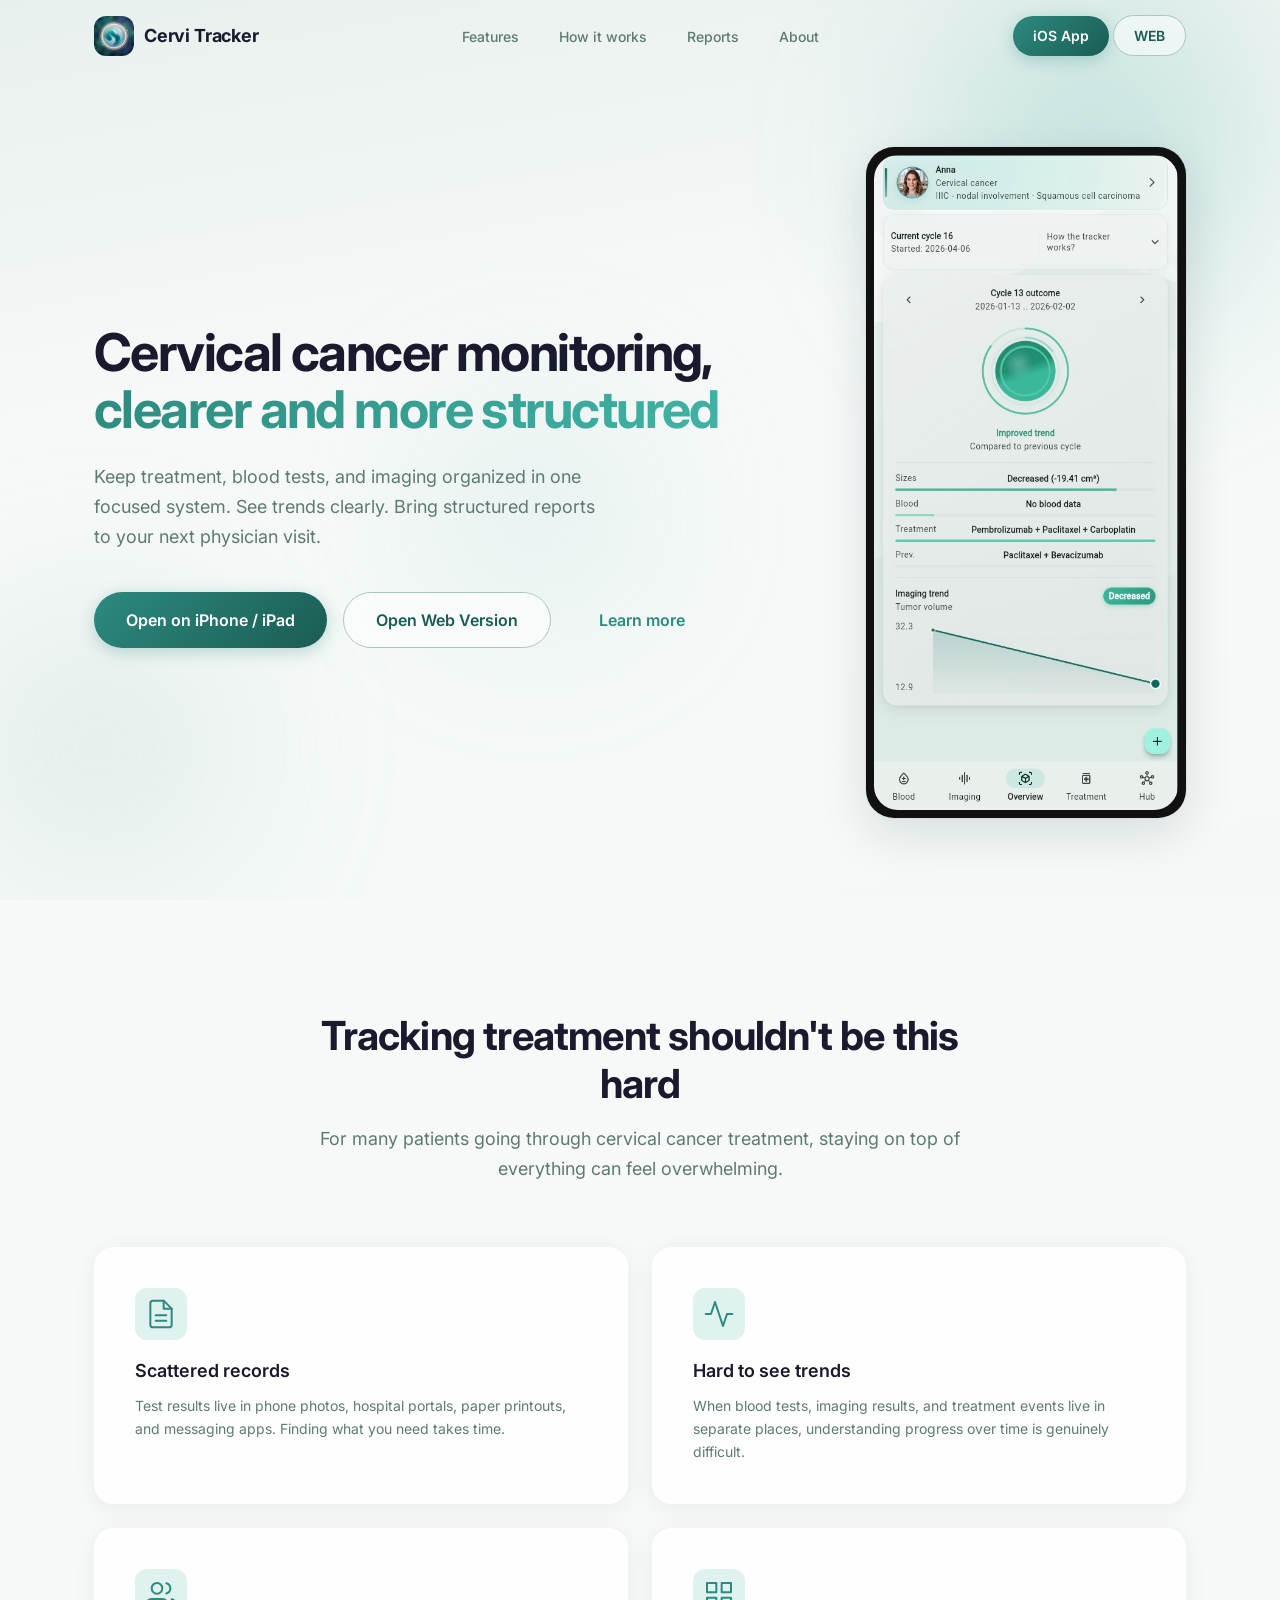
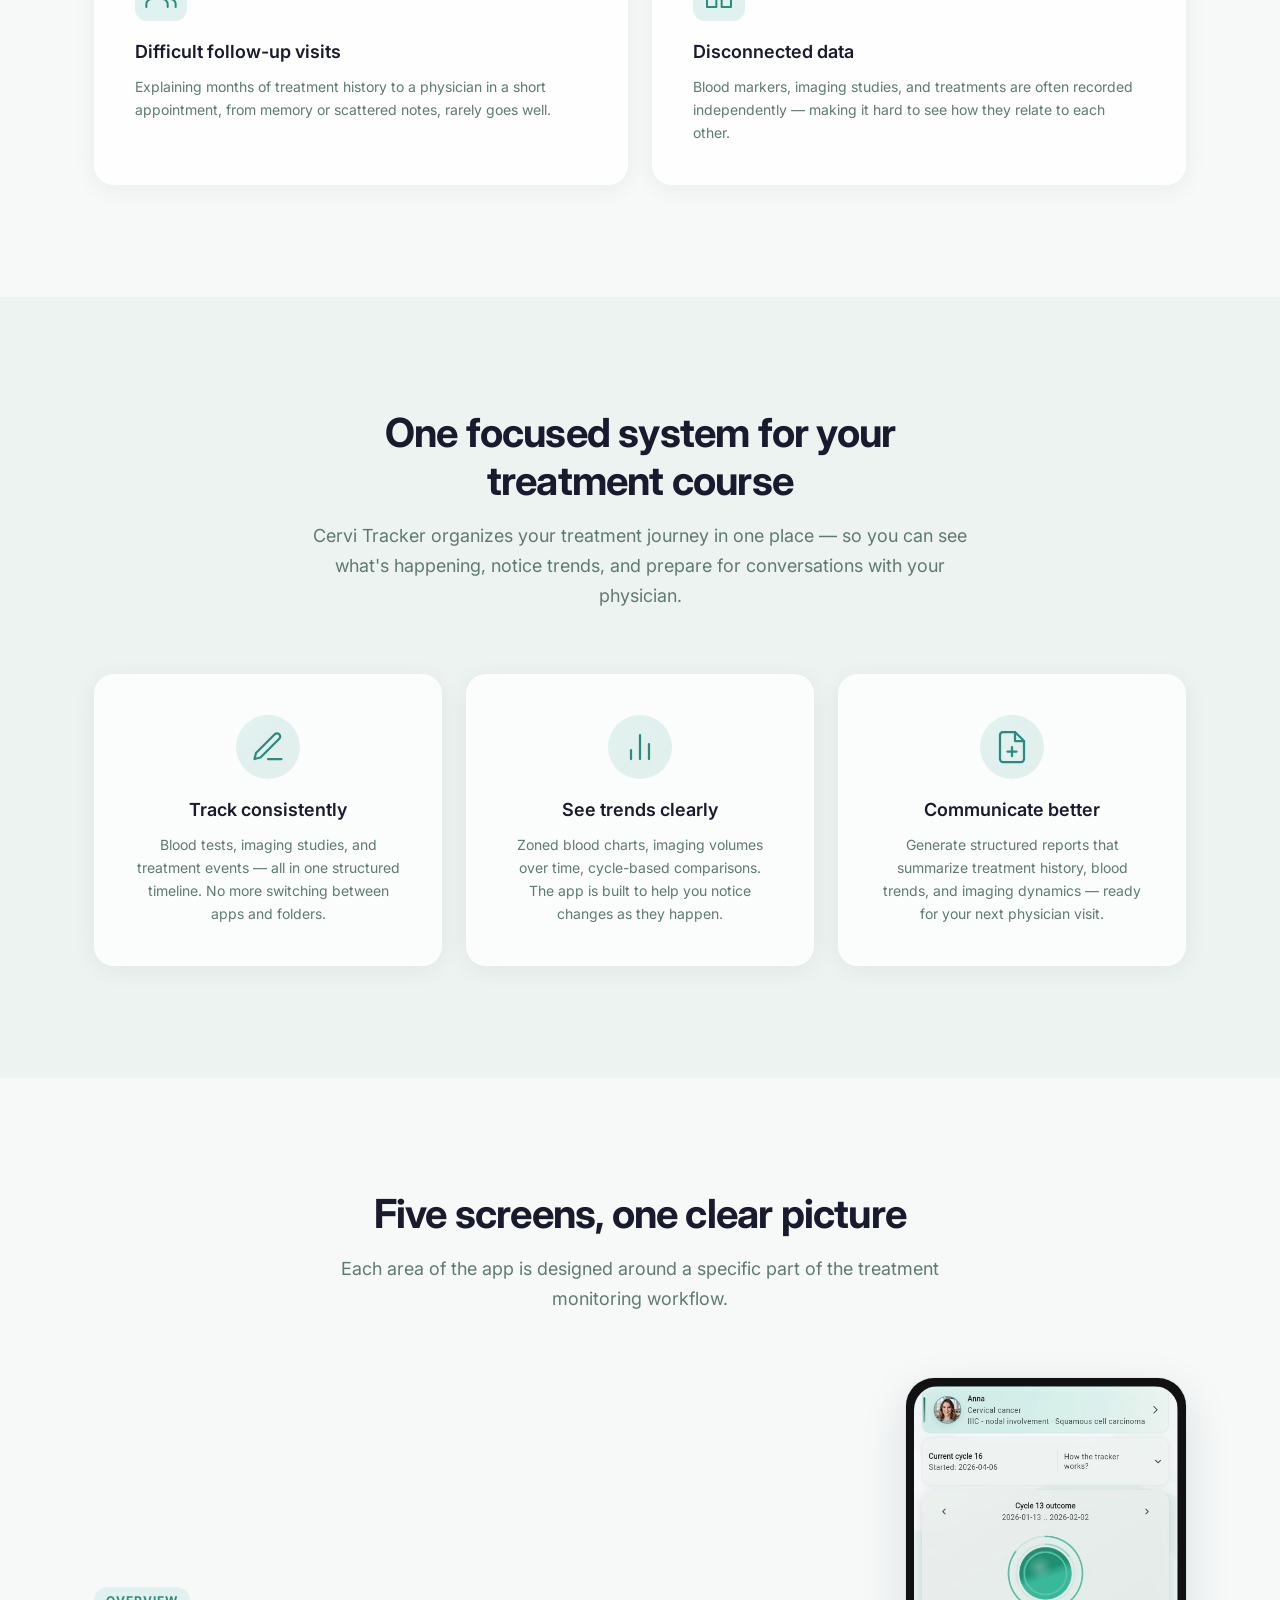
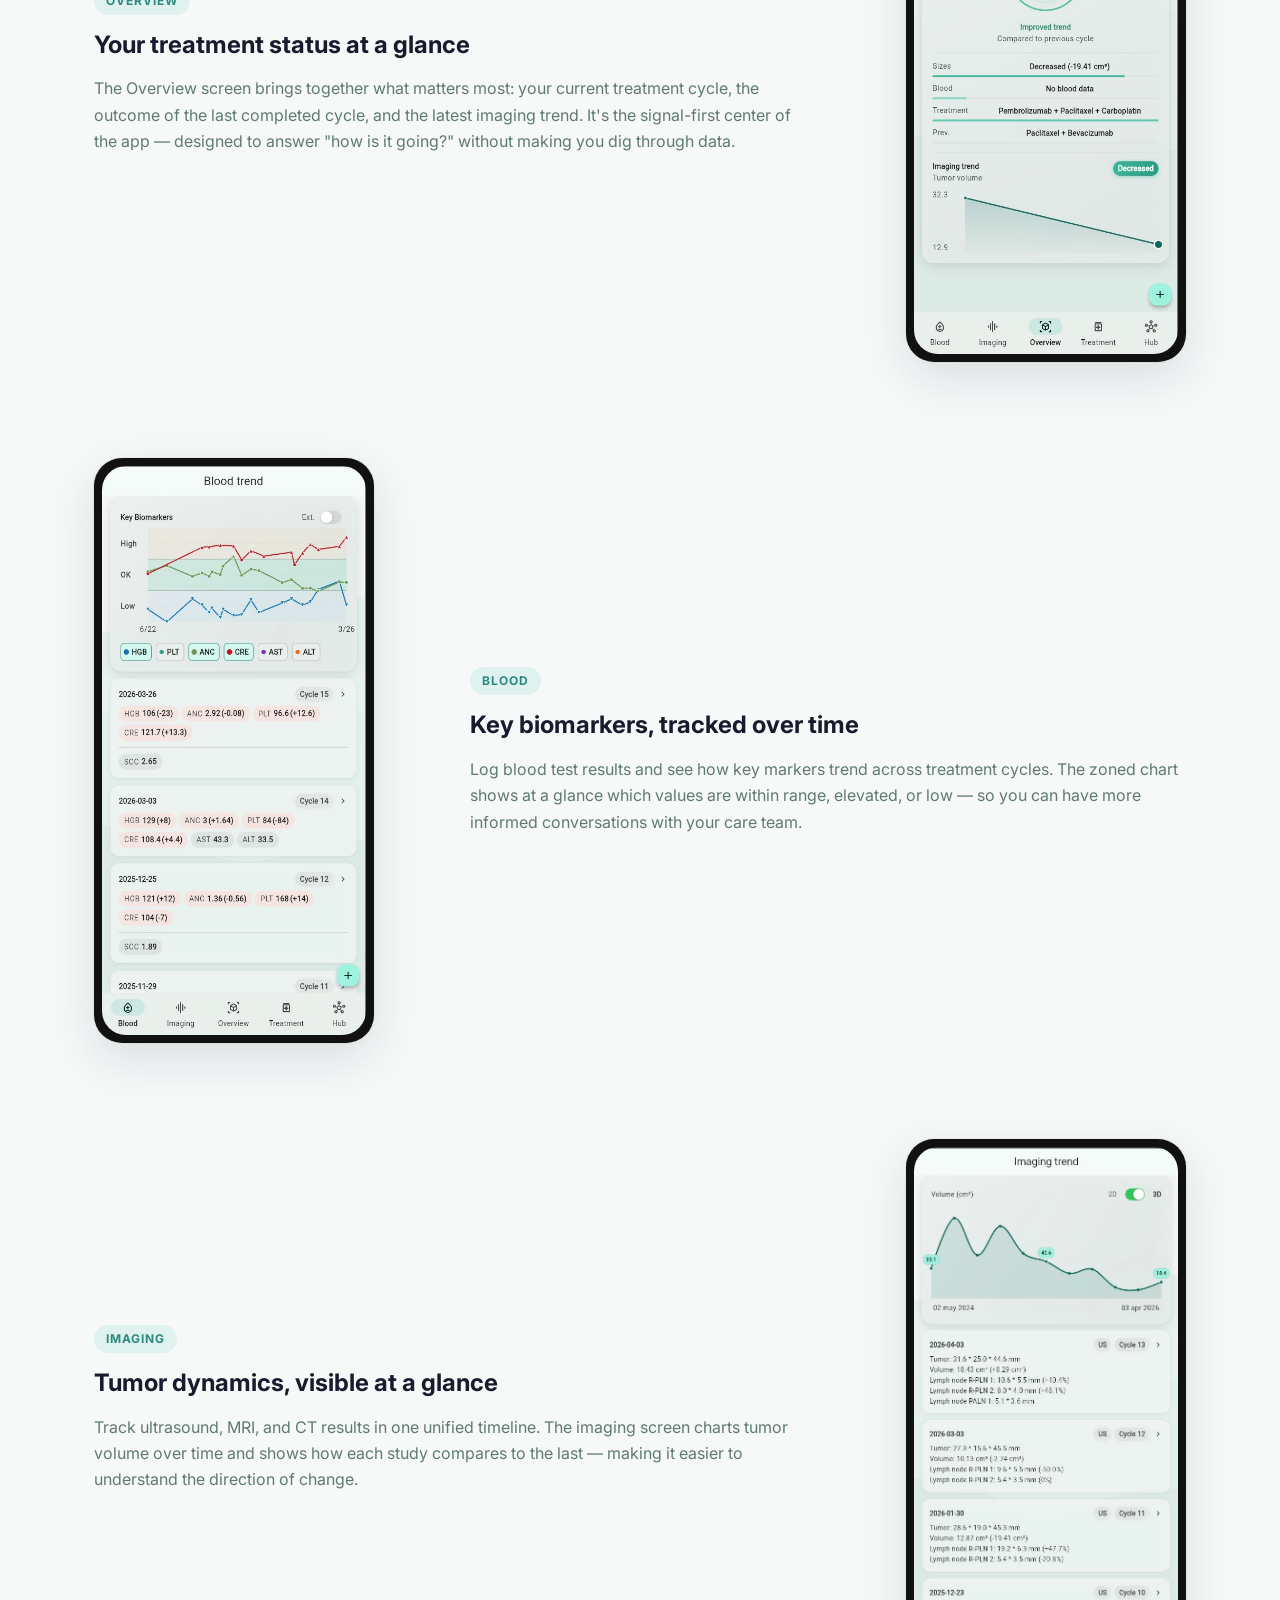
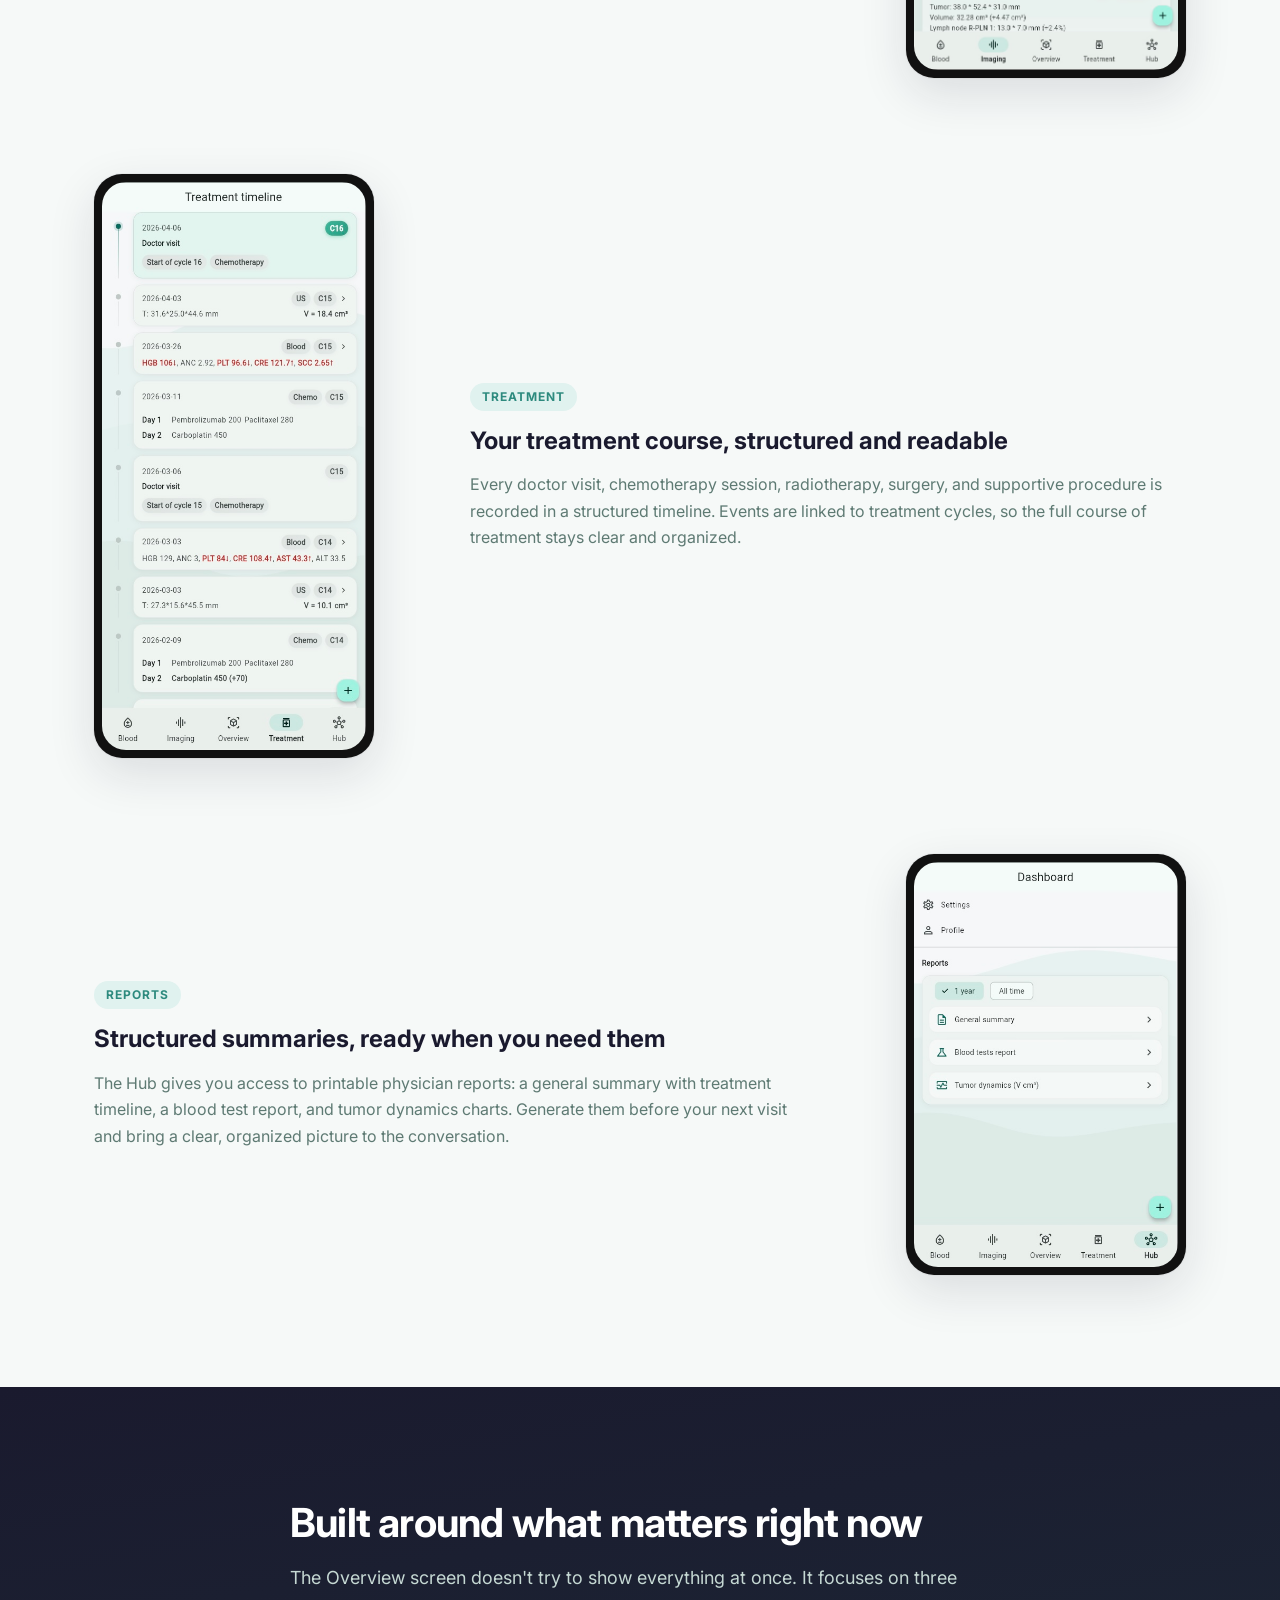
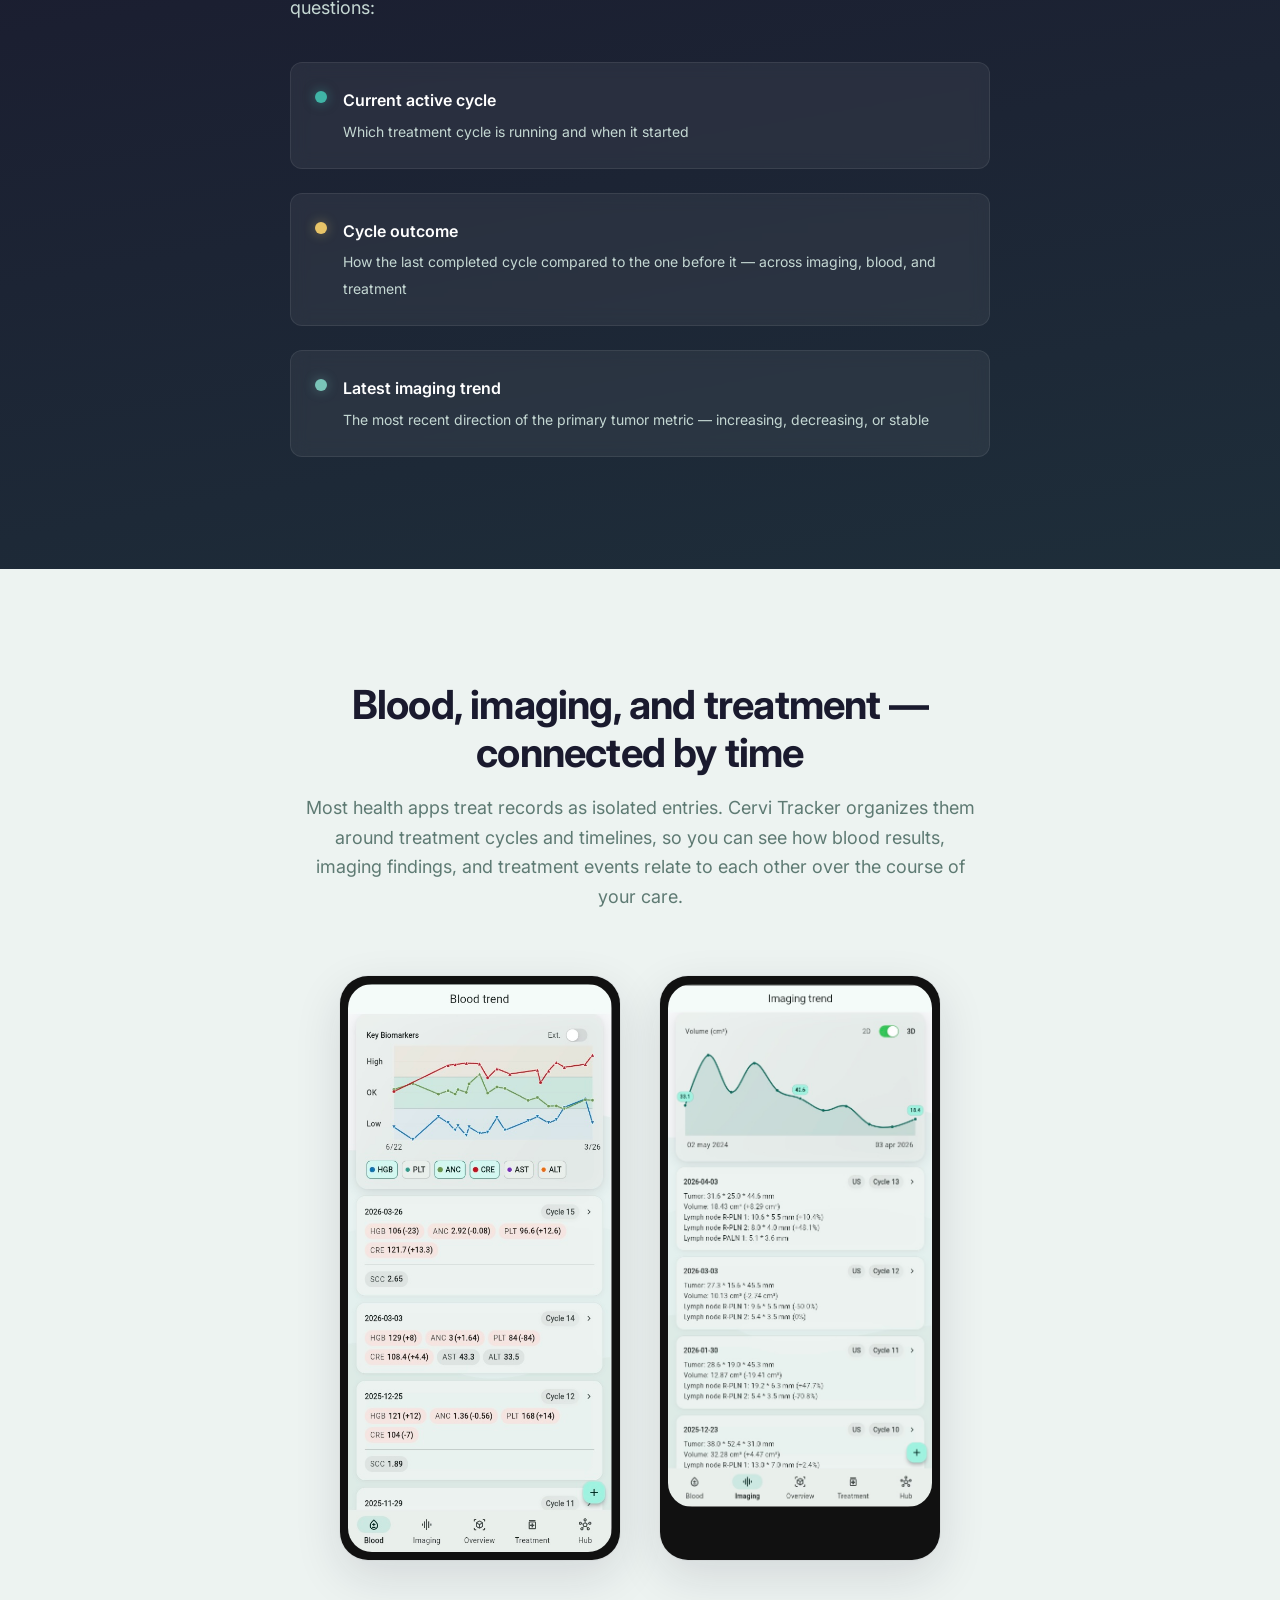
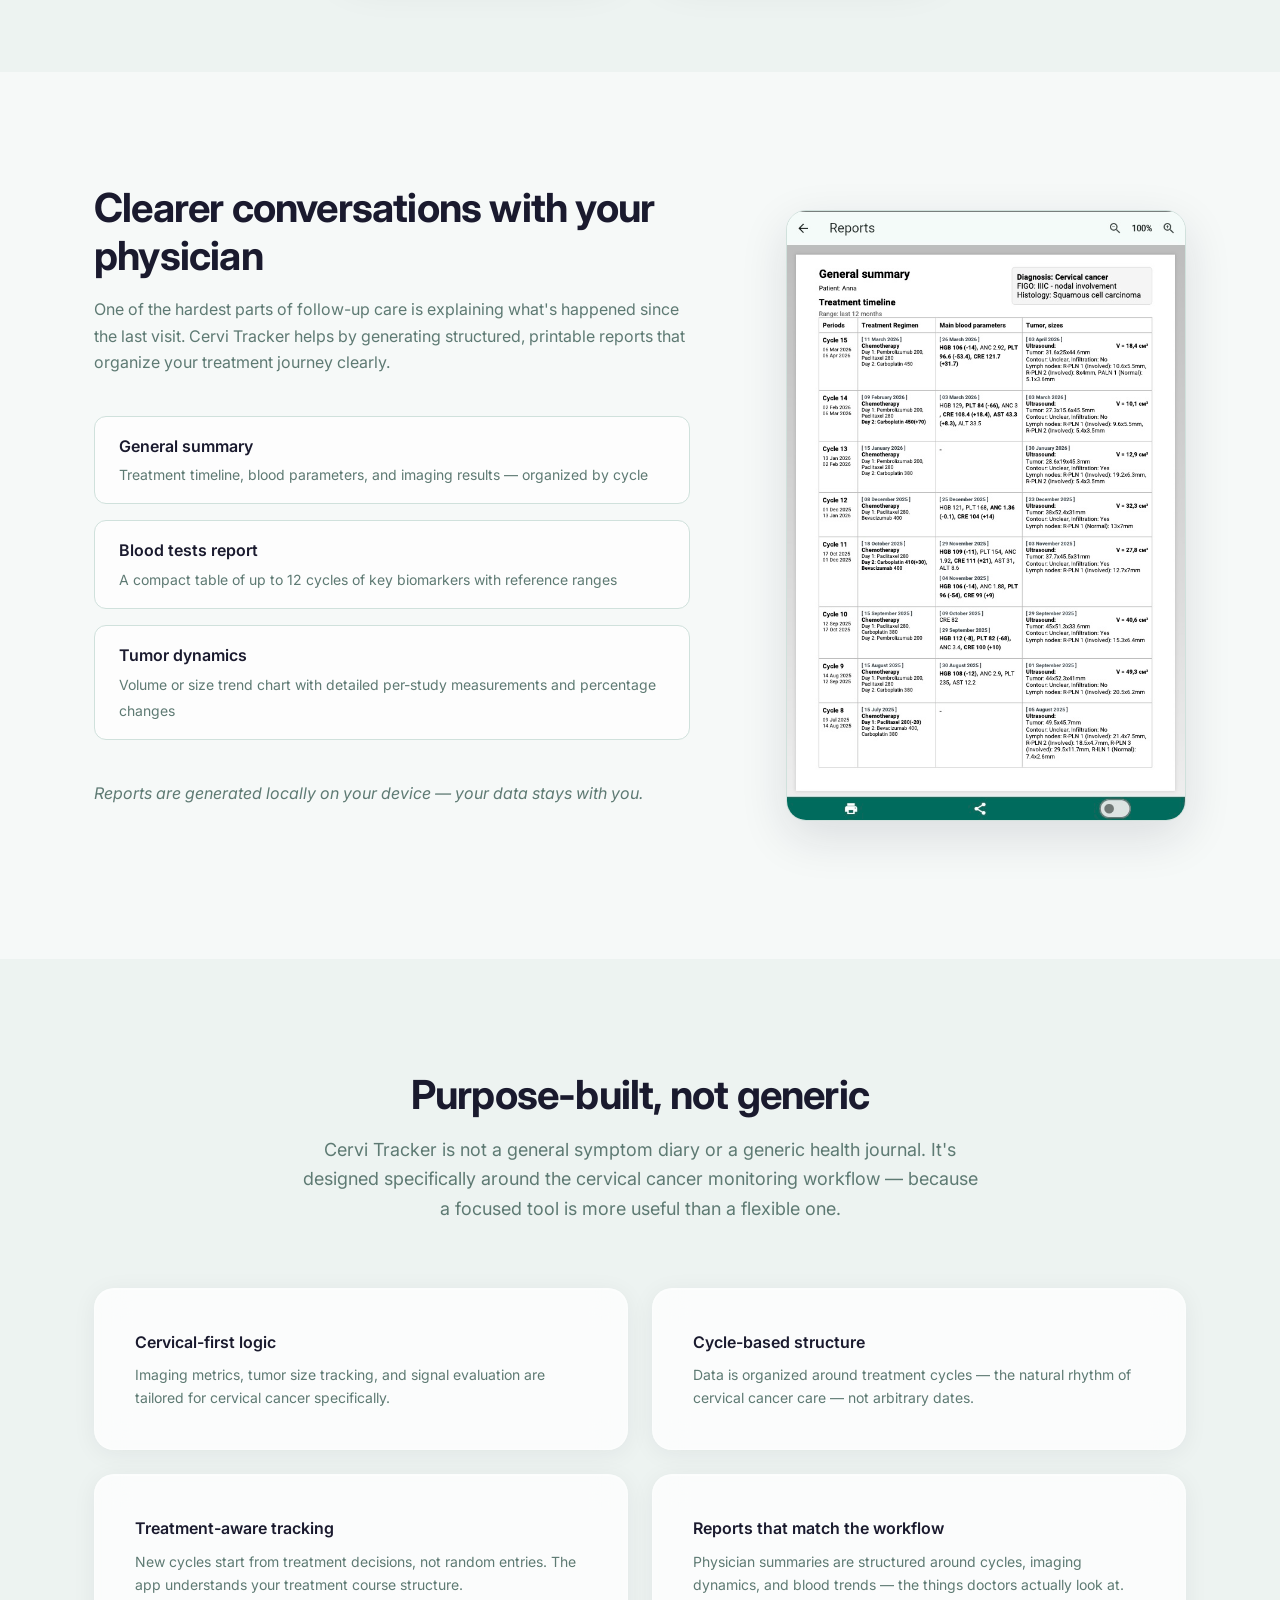
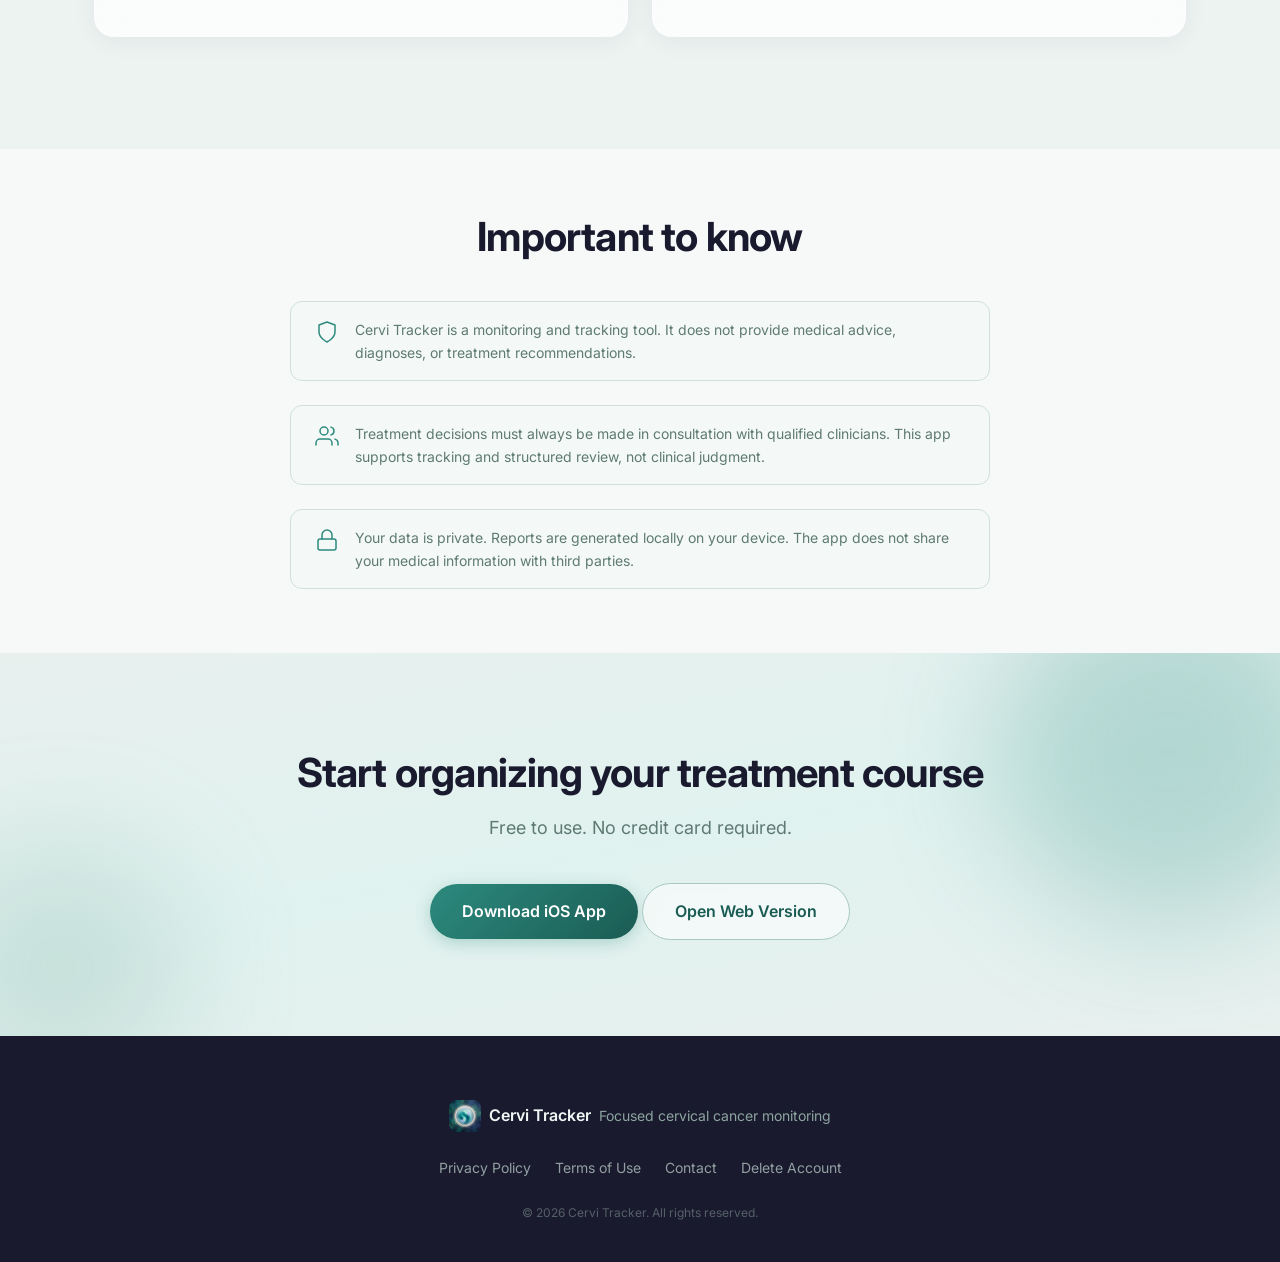
<file: index.html>
<!DOCTYPE html>
<html lang="en">

<head>
  <meta charset="UTF-8">
  <meta name="viewport" content="width=device-width, initial-scale=1.0">
  <title>Cervi Tracker — Cervical Cancer Monitoring</title>
  <meta name="description"
    content="A focused tracking app for cervical cancer treatment. Monitor blood tests, imaging, and treatment cycles. Generate structured reports for physician visits.">
  <meta property="og:title" content="Cervi Tracker — Cervical Cancer Monitoring">
  <meta property="og:description"
    content="Keep treatment, blood tests, and imaging organized. See trends clearly. Prepare better for follow-up visits.">
  <meta property="og:type" content="website">
  <link rel="icon" type="image/jpeg" href="images/icon.jpg">
  <link rel="preconnect" href="https://fonts.googleapis.com">
  <link rel="preconnect" href="https://fonts.gstatic.com" crossorigin>
  <link href="https://fonts.googleapis.com/css2?family=Inter:wght@300;400;500;600;700&display=swap" rel="stylesheet">
  <link rel="stylesheet" href="css/style.css">
</head>

<body>

  <!-- ========== HEADER ========== -->
  <header class="site-header" id="site-header">
    <div class="container header-inner">
      <a href="#" class="logo" aria-label="Cervi Tracker home">
        <img src="images/icon.jpg" alt="Cervi Tracker icon" class="logo-icon" width="40" height="40">
        <span class="logo-text">Cervi Tracker</span>
      </a>
      <!-- lang-toggle hidden — auto-detection works, manual switch not needed for now
      <div class="lang-toggle" id="lang-toggle" role="group" aria-label="Language selector">
        <button class="lang-opt active" data-lang="en" aria-label="English">EN</button>
        <button class="lang-opt" data-lang="ru" aria-label="Русский">RU</button>
      </div>
      -->
      <div class="app-links app-links--header">
        <a href="https://apps.apple.com/us/app/cervi-tracker/id6761761167" class="btn btn-primary btn-sm"
          target="_blank" rel="noopener" data-i18n="nav.open-ios">iOS App</a>
        <a href="https://xeno-sama.github.io/gine_onko_tracker/" class="btn btn-outline btn-sm" target="_blank"
          rel="noopener" data-i18n="nav.open-web">WEB (slow)</a>
      </div>
      <button class="nav-toggle" id="nav-toggle" aria-label="Toggle navigation" aria-expanded="false">
        <span class="nav-toggle-bar"></span>
        <span class="nav-toggle-bar"></span>
        <span class="nav-toggle-bar"></span>
      </button>
    </div>
  </header>

  <!-- Mobile nav overlay — lives outside header to avoid backdrop-filter stacking context issue -->
  <nav class="main-nav" id="main-nav" aria-label="Main navigation">
    <ul class="nav-list">
      <li><a href="#features" class="nav-link" data-i18n="nav.features">Features</a></li>
      <li><a href="#how-it-works" class="nav-link" data-i18n="nav.how">How it works</a></li>
      <li><a href="#reports" class="nav-link" data-i18n="nav.reports">Reports</a></li>
      <li><a href="#about" class="nav-link" data-i18n="nav.about">About</a></li>
    </ul>
  </nav>

  <main>

    <!-- ========== 1. HERO ========== -->
    <section class="hero" id="hero">
      <div class="hero-bg">
        <div class="hero-orb hero-orb--1"></div>
        <div class="hero-orb hero-orb--2"></div>
        <div class="hero-orb hero-orb--3"></div>
      </div>
      <div class="container hero-inner">
        <div class="hero-content">
          <h1 class="hero-title"><span data-i18n="hero.title">Cervical cancer monitoring,</span><br><span
              class="hero-accent" data-i18n="hero.accent">clearer and more structured</span></h1>
          <p class="hero-subtitle" data-i18n="hero.subtitle">Keep treatment, blood tests, and imaging organized in one
            focused system. See trends clearly. Bring structured reports to your next physician visit.</p>
          <div class="hero-actions">
            <a href="https://apps.apple.com/us/app/cervi-tracker/id6761761167" class="btn btn-primary btn-lg"
              target="_blank" rel="noopener" data-i18n="hero.cta-ios">Open on iPhone / iPad</a>
            <a href="https://xeno-sama.github.io/gine_onko_tracker/" class="btn btn-outline btn-lg" target="_blank"
              rel="noopener" data-i18n="hero.cta-web">Open Web Version (slow)</a>
            <a href="#features" class="btn btn-ghost btn-lg" data-i18n="hero.cta-secondary">Learn more</a>
          </div>
        </div>
        <div class="hero-visual">
          <div class="phone-frame">
            <img src="images/overview.jpg"
              alt="Cervi Tracker overview screen showing cycle outcome, imaging trend, and current active treatment cycle"
              loading="eager" width="500" height="1060">
          </div>
        </div>
      </div>
    </section>

    <!-- ========== 2. THE PROBLEM ========== -->
    <section class="section section--problem" id="problem">
      <div class="container">
        <div class="section-header anim-fade-up">
          <h2 class="section-title" data-i18n="problem.heading">Tracking treatment shouldn't be this hard</h2>
          <p class="section-subtitle" data-i18n="problem.subheading">For many patients going through cervical cancer
            treatment, staying on top of everything can feel overwhelming.</p>
        </div>
        <div class="problem-grid">
          <div class="glass-card problem-card anim-fade-up">
            <div class="problem-icon">
              <svg width="32" height="32" viewBox="0 0 24 24" fill="none" stroke="currentColor" stroke-width="1.5"
                stroke-linecap="round" stroke-linejoin="round">
                <path d="M14 2H6a2 2 0 0 0-2 2v16a2 2 0 0 0 2 2h12a2 2 0 0 0 2-2V8z" />
                <polyline points="14 2 14 8 20 8" />
                <line x1="16" y1="13" x2="8" y2="13" />
                <line x1="16" y1="17" x2="8" y2="17" />
              </svg>
            </div>
            <h3 data-i18n="problem.1.title">Scattered records</h3>
            <p data-i18n="problem.1.body">Test results live in phone photos, hospital portals, paper printouts, and
              messaging apps. Finding what you need takes time.</p>
          </div>
          <div class="glass-card problem-card anim-fade-up">
            <div class="problem-icon">
              <svg width="32" height="32" viewBox="0 0 24 24" fill="none" stroke="currentColor" stroke-width="1.5"
                stroke-linecap="round" stroke-linejoin="round">
                <polyline points="22 12 18 12 15 21 9 3 6 12 2 12" />
              </svg>
            </div>
            <h3 data-i18n="problem.2.title">Hard to see trends</h3>
            <p data-i18n="problem.2.body">When blood tests, imaging results, and treatment events live in separate
              places, understanding progress over time is genuinely difficult.</p>
          </div>
          <div class="glass-card problem-card anim-fade-up">
            <div class="problem-icon">
              <svg width="32" height="32" viewBox="0 0 24 24" fill="none" stroke="currentColor" stroke-width="1.5"
                stroke-linecap="round" stroke-linejoin="round">
                <path d="M17 21v-2a4 4 0 0 0-4-4H5a4 4 0 0 0-4 4v2" />
                <circle cx="9" cy="7" r="4" />
                <path d="M23 21v-2a4 4 0 0 0-3-3.87" />
                <path d="M16 3.13a4 4 0 0 1 0 7.75" />
              </svg>
            </div>
            <h3 data-i18n="problem.3.title">Difficult follow-up visits</h3>
            <p data-i18n="problem.3.body">Explaining months of treatment history to a physician in a short appointment,
              from memory or scattered notes, rarely goes well.</p>
          </div>
          <div class="glass-card problem-card anim-fade-up">
            <div class="problem-icon">
              <svg width="32" height="32" viewBox="0 0 24 24" fill="none" stroke="currentColor" stroke-width="1.5"
                stroke-linecap="round" stroke-linejoin="round">
                <rect x="3" y="3" width="7" height="7" />
                <rect x="14" y="3" width="7" height="7" />
                <rect x="14" y="14" width="7" height="7" />
                <rect x="3" y="14" width="7" height="7" />
              </svg>
            </div>
            <h3 data-i18n="problem.4.title">Disconnected data</h3>
            <p data-i18n="problem.4.body">Blood markers, imaging studies, and treatments are often recorded
              independently — making it hard to see how they relate to each other.</p>
          </div>
        </div>
      </div>
    </section>

    <!-- ========== 3. THE SOLUTION ========== -->
    <section class="section section--solution" id="features">
      <div class="container">
        <div class="section-header anim-fade-up">
          <h2 class="section-title" data-i18n="solution.heading">One focused system for your treatment course</h2>
          <p class="section-subtitle" data-i18n="solution.subheading">Cervi Tracker organizes your treatment journey in
            one place — so you can see what's happening, notice trends, and prepare for conversations with your
            physician.</p>
        </div>
        <div class="solution-grid">
          <div class="glass-card solution-card anim-fade-up">
            <div class="solution-icon">
              <svg width="36" height="36" viewBox="0 0 24 24" fill="none" stroke="currentColor" stroke-width="1.5"
                stroke-linecap="round" stroke-linejoin="round">
                <path d="M12 20h9" />
                <path d="M16.5 3.5a2.121 2.121 0 0 1 3 3L7 19l-4 1 1-4L16.5 3.5z" />
              </svg>
            </div>
            <h3 data-i18n="solution.1.title">Track consistently</h3>
            <p data-i18n="solution.1.body">Blood tests, imaging studies, and treatment events — all in one structured
              timeline. No more switching between apps and folders.</p>
          </div>
          <div class="glass-card solution-card anim-fade-up">
            <div class="solution-icon">
              <svg width="36" height="36" viewBox="0 0 24 24" fill="none" stroke="currentColor" stroke-width="1.5"
                stroke-linecap="round" stroke-linejoin="round">
                <line x1="18" y1="20" x2="18" y2="10" />
                <line x1="12" y1="20" x2="12" y2="4" />
                <line x1="6" y1="20" x2="6" y2="14" />
              </svg>
            </div>
            <h3 data-i18n="solution.2.title">See trends clearly</h3>
            <p data-i18n="solution.2.body">Zoned blood charts, imaging volumes over time, cycle-based comparisons. The
              app is built to help you notice changes as they happen.</p>
          </div>
          <div class="glass-card solution-card anim-fade-up">
            <div class="solution-icon">
              <svg width="36" height="36" viewBox="0 0 24 24" fill="none" stroke="currentColor" stroke-width="1.5"
                stroke-linecap="round" stroke-linejoin="round">
                <path d="M14 2H6a2 2 0 0 0-2 2v16a2 2 0 0 0 2 2h12a2 2 0 0 0 2-2V8z" />
                <polyline points="14 2 14 8 20 8" />
                <line x1="12" y1="18" x2="12" y2="12" />
                <line x1="9" y1="15" x2="15" y2="15" />
              </svg>
            </div>
            <h3 data-i18n="solution.3.title">Communicate better</h3>
            <p data-i18n="solution.3.body">Generate structured reports that summarize treatment history, blood trends,
              and imaging dynamics — ready for your next physician visit.</p>
          </div>
        </div>
      </div>
    </section>

    <!-- ========== 4. HOW IT WORKS ========== -->
    <section class="section section--features" id="how-it-works">
      <div class="container">
        <div class="section-header anim-fade-up">
          <h2 class="section-title" data-i18n="features.heading">Five screens, one clear picture</h2>
          <p class="section-subtitle" data-i18n="features.subheading">Each area of the app is designed around a specific
            part of the treatment monitoring workflow.</p>
        </div>

        <!-- Feature: Overview -->
        <div class="feature-row anim-fade-up">
          <div class="feature-text">
            <div class="feature-label" data-i18n="features.overview.label">Overview</div>
            <h3 class="feature-title" data-i18n="features.overview.title">Your treatment status at a glance</h3>
            <p data-i18n="features.overview.body">The Overview screen brings together what matters most: your current
              treatment cycle, the outcome of the last completed cycle, and the latest imaging trend. It's the
              signal-first center of the app — designed to answer "how is it going?" without making you dig through
              data.</p>
          </div>
          <div class="feature-visual">
            <div class="phone-frame phone-frame--sm">
              <img src="images/overview.jpg"
                alt="Overview screen showing current cycle 16, cycle 13 outcome with improved trend, and imaging trend chart showing tumor volume decrease"
                loading="lazy" width="500" height="1060">
            </div>
          </div>
        </div>

        <!-- Feature: Blood -->
        <div class="feature-row feature-row--reverse anim-fade-up">
          <div class="feature-text">
            <div class="feature-label" data-i18n="features.blood.label">Blood</div>
            <h3 class="feature-title" data-i18n="features.blood.title">Key biomarkers, tracked over time</h3>
            <p data-i18n="features.blood.body">Log blood test results and see how key markers trend across treatment
              cycles. The zoned chart shows at a glance which values are within range, elevated, or low — so you can
              have more informed conversations with your care team.</p>
          </div>
          <div class="feature-visual">
            <div class="phone-frame phone-frame--sm">
              <img src="images/blood.jpg"
                alt="Blood trend screen showing HGB, PLT, ANC, CRE, AST, ALT biomarker zones over time with individual test result cards"
                loading="lazy" width="500" height="1060">
            </div>
          </div>
        </div>

        <!-- Feature: Imaging -->
        <div class="feature-row anim-fade-up">
          <div class="feature-text">
            <div class="feature-label" data-i18n="features.imaging.label">Imaging</div>
            <h3 class="feature-title" data-i18n="features.imaging.title">Tumor dynamics, visible at a glance</h3>
            <p data-i18n="features.imaging.body">Track ultrasound, MRI, and CT results in one unified timeline. The
              imaging screen charts tumor volume over time and shows how each study compares to the last — making it
              easier to understand the direction of change.</p>
          </div>
          <div class="feature-visual">
            <div class="phone-frame phone-frame--sm">
              <img src="images/imaging.jpg"
                alt="Imaging trend screen showing tumor volume chart over time with 2D/3D toggle and detailed study cards with measurements"
                loading="lazy" width="500" height="1060">
            </div>
          </div>
        </div>

        <!-- Feature: Treatment -->
        <div class="feature-row feature-row--reverse anim-fade-up">
          <div class="feature-text">
            <div class="feature-label" data-i18n="features.treatment.label">Treatment</div>
            <h3 class="feature-title" data-i18n="features.treatment.title">Your treatment course, structured and
              readable</h3>
            <p data-i18n="features.treatment.body">Every doctor visit, chemotherapy session, radiotherapy, surgery, and
              supportive procedure is recorded in a structured timeline. Events are linked to treatment cycles, so the
              full course of treatment stays clear and organized.</p>
          </div>
          <div class="feature-visual">
            <div class="phone-frame phone-frame--sm">
              <img src="images/treatment.jpg"
                alt="Treatment timeline showing chronological list of doctor visits, chemotherapy sessions, blood tests, and imaging studies linked to treatment cycles"
                loading="lazy" width="500" height="1060">
            </div>
          </div>
        </div>

        <!-- Feature: Reports -->
        <div class="feature-row anim-fade-up">
          <div class="feature-text">
            <div class="feature-label" data-i18n="features.reports.label">Reports</div>
            <h3 class="feature-title" data-i18n="features.reports.title">Structured summaries, ready when you need them
            </h3>
            <p data-i18n="features.reports.body">The Hub gives you access to printable physician reports: a general
              summary with treatment timeline, a blood test report, and tumor dynamics charts. Generate them before your
              next visit and bring a clear, organized picture to the conversation.</p>
          </div>
          <div class="feature-visual">
            <div class="phone-frame phone-frame--sm">
              <img src="images/hub.jpg"
                alt="Hub screen showing Settings, Profile, and Reports section with General summary, Blood tests report, and Tumor dynamics report options"
                loading="lazy" width="500" height="1060">
            </div>
          </div>
        </div>
      </div>
    </section>

    <!-- ========== 5. SIGNAL-FIRST OVERVIEW ========== -->
    <section class="section section--signal" id="signal">
      <div class="container">
        <div class="signal-inner anim-fade-up">
          <div class="signal-content">
            <h2 class="section-title" data-i18n="signal.heading">Built around what matters right now</h2>
            <p data-i18n="signal.intro">The Overview screen doesn't try to show everything at once. It focuses on three
              questions:</p>
            <div class="signal-list">
              <div class="signal-item">
                <div class="signal-dot signal-dot--active"></div>
                <div>
                  <strong data-i18n="signal.1.title">Current active cycle</strong>
                  <span data-i18n="signal.1.body">Which treatment cycle is running and when it started</span>
                </div>
              </div>
              <div class="signal-item">
                <div class="signal-dot signal-dot--outcome"></div>
                <div>
                  <strong data-i18n="signal.2.title">Cycle outcome</strong>
                  <span data-i18n="signal.2.body">How the last completed cycle compared to the one before it — across
                    imaging, blood, and treatment</span>
                </div>
              </div>
              <div class="signal-item">
                <div class="signal-dot signal-dot--trend"></div>
                <div>
                  <strong data-i18n="signal.3.title">Latest imaging trend</strong>
                  <span data-i18n="signal.3.body">The most recent direction of the primary tumor metric — increasing,
                    decreasing, or stable</span>
                </div>
              </div>
            </div>
          </div>
        </div>
      </div>
    </section>

    <!-- ========== 6. BLOOD + IMAGING + TREATMENT ========== -->
    <section class="section section--connected" id="connected">
      <div class="container">
        <div class="section-header anim-fade-up">
          <h2 class="section-title" data-i18n="connected.heading">Blood, imaging, and treatment — connected by time</h2>
          <p class="section-subtitle" data-i18n="connected.subheading">Most health apps treat records as isolated
            entries. Cervi Tracker organizes them around treatment cycles and timelines, so you can see how blood
            results, imaging findings, and treatment events relate to each other over the course of your care.</p>
        </div>
        <div class="connected-visuals anim-fade-up">
          <div class="phone-frame phone-frame--sm">
            <img src="images/blood.jpg" alt="Blood trend screen with zoned biomarker chart" loading="lazy" width="500"
              height="1060">
          </div>
          <div class="phone-frame phone-frame--sm">
            <img src="images/imaging.jpg" alt="Imaging trend screen with tumor volume chart" loading="lazy" width="500"
              height="1060">
          </div>
        </div>
      </div>
    </section>

    <!-- ========== 7. REPORTS ========== -->
    <section class="section section--reports" id="reports">
      <div class="container">
        <div class="reports-inner anim-fade-up">
          <div class="reports-content">
            <h2 class="section-title" data-i18n="reports.heading">Clearer conversations with your physician</h2>
            <p data-i18n="reports.intro">One of the hardest parts of follow-up care is explaining what's happened since
              the last visit. Cervi Tracker helps by generating structured, printable reports that organize your
              treatment journey clearly.</p>
            <ul class="reports-list">
              <li>
                <strong data-i18n="reports.1.title">General summary</strong>
                <span data-i18n="reports.1.body">Treatment timeline, blood parameters, and imaging results — organized
                  by cycle</span>
              </li>
              <li>
                <strong data-i18n="reports.2.title">Blood tests report</strong>
                <span data-i18n="reports.2.body">A compact table of up to 12 cycles of key biomarkers with reference
                  ranges</span>
              </li>
              <li>
                <strong data-i18n="reports.3.title">Tumor dynamics</strong>
                <span data-i18n="reports.3.body">Volume or size trend chart with detailed per-study measurements and
                  percentage changes</span>
              </li>
            </ul>
            <p class="reports-note" data-i18n="reports.note">Reports are generated locally on your device — your data
              stays with you.</p>
          </div>
          <div class="reports-visual">
            <div class="report-frame">
              <img src="images/report.jpg"
                alt="Physician summary report showing treatment timeline table with cycles, treatment regimen, blood parameters, and tumor sizes organized chronologically"
                loading="lazy" width="667" height="1050">
            </div>
          </div>
        </div>
      </div>
    </section>

    <!-- ========== 8. WHY CERVICAL-FOCUSED ========== -->
    <section class="section section--why" id="about">
      <div class="container">
        <div class="why-inner anim-fade-up">
          <h2 class="section-title" data-i18n="why.heading">Purpose-built, not generic</h2>
          <p class="section-subtitle" data-i18n="why.subheading">Cervi Tracker is not a general symptom diary or a
            generic health journal. It's designed specifically around the cervical cancer monitoring workflow — because
            a focused tool is more useful than a flexible one.</p>
          <div class="why-grid">
            <div class="glass-card why-card">
              <h3 data-i18n="why.1.title">Cervical-first logic</h3>
              <p data-i18n="why.1.body">Imaging metrics, tumor size tracking, and signal evaluation are tailored for
                cervical cancer specifically.</p>
            </div>
            <div class="glass-card why-card">
              <h3 data-i18n="why.2.title">Cycle-based structure</h3>
              <p data-i18n="why.2.body">Data is organized around treatment cycles — the natural rhythm of cervical
                cancer care — not arbitrary dates.</p>
            </div>
            <div class="glass-card why-card">
              <h3 data-i18n="why.3.title">Treatment-aware tracking</h3>
              <p data-i18n="why.3.body">New cycles start from treatment decisions, not random entries. The app
                understands your treatment course structure.</p>
            </div>
            <div class="glass-card why-card">
              <h3 data-i18n="why.4.title">Reports that match the workflow</h3>
              <p data-i18n="why.4.body">Physician summaries are structured around cycles, imaging dynamics, and blood
                trends — the things doctors actually look at.</p>
            </div>
          </div>
        </div>
      </div>
    </section>

    <!-- ========== 9. TRUST / SAFETY ========== -->
    <section class="section section--trust" id="trust">
      <div class="container">
        <div class="trust-inner anim-fade-up">
          <h2 class="section-title" data-i18n="trust.heading">Important to know</h2>
          <div class="trust-content">
            <div class="trust-item">
              <svg width="24" height="24" viewBox="0 0 24 24" fill="none" stroke="currentColor" stroke-width="1.5"
                stroke-linecap="round" stroke-linejoin="round">
                <path d="M12 22s8-4 8-10V5l-8-3-8 3v7c0 6 8 10 8 10z" />
              </svg>
              <p data-i18n="trust.1">Cervi Tracker is a monitoring and tracking tool. It does not provide medical
                advice, diagnoses, or treatment recommendations.</p>
            </div>
            <div class="trust-item">
              <svg width="24" height="24" viewBox="0 0 24 24" fill="none" stroke="currentColor" stroke-width="1.5"
                stroke-linecap="round" stroke-linejoin="round">
                <path d="M17 21v-2a4 4 0 0 0-4-4H5a4 4 0 0 0-4 4v2" />
                <circle cx="9" cy="7" r="4" />
                <path d="M23 21v-2a4 4 0 0 0-3-3.87" />
                <path d="M16 3.13a4 4 0 0 1 0 7.75" />
              </svg>
              <p data-i18n="trust.2">Treatment decisions must always be made in consultation with qualified clinicians.
                This app supports tracking and structured review, not clinical judgment.</p>
            </div>
            <div class="trust-item">
              <svg width="24" height="24" viewBox="0 0 24 24" fill="none" stroke="currentColor" stroke-width="1.5"
                stroke-linecap="round" stroke-linejoin="round">
                <rect x="3" y="11" width="18" height="11" rx="2" ry="2" />
                <path d="M7 11V7a5 5 0 0 1 10 0v4" />
              </svg>
              <p data-i18n="trust.3">Your data is private. Reports are generated locally on your device. The app does
                not share your medical information with third parties.</p>
            </div>
          </div>
        </div>
      </div>
    </section>

    <!-- ========== 10. FINAL CTA ========== -->
    <section class="section section--cta" id="cta">
      <div class="cta-bg">
        <div class="cta-orb cta-orb--1"></div>
        <div class="cta-orb cta-orb--2"></div>
      </div>
      <div class="container">
        <div class="cta-inner anim-fade-up">
          <h2 class="section-title cta-title" data-i18n="cta.heading">Start organizing your treatment course</h2>
          <p class="cta-subtitle" data-i18n="cta.sub">Free to use. No credit card required.</p>
          <div class="app-links app-links--center">
            <a href="https://apps.apple.com/us/app/cervi-tracker/id6761761167" class="btn btn-primary btn-lg"
              target="_blank" rel="noopener" data-i18n="cta.ios">Download iOS App</a>
            <a href="https://xeno-sama.github.io/gine_onko_tracker/" class="btn btn-outline btn-lg" target="_blank"
              rel="noopener" data-i18n="cta.web">Open Web Version (slow)</a>
          </div>
        </div>
      </div>
    </section>

  </main>

  <!-- ========== FOOTER ========== -->
  <footer class="site-footer">
    <div class="container footer-inner">
      <div class="footer-brand">
        <img src="images/icon.jpg" alt="Cervi Tracker" class="footer-icon" width="32" height="32">
        <span class="footer-name">Cervi Tracker</span>
        <span class="footer-tagline" data-i18n="footer.tagline">Focused cervical cancer monitoring</span>
      </div>
      <nav class="footer-nav" aria-label="Footer navigation">
        <a href="privacy.html" data-i18n="footer.privacy">Privacy Policy</a>
        <a href="terms.html" data-i18n="footer.terms">Terms of Use</a>
        <a href="support.html" data-i18n="footer.contact">Contact</a>
        <a href="deletion.html" data-i18n="footer.deletion">Delete Account</a>
      </nav>
      <p class="footer-copy" data-i18n="footer.copy">&copy; 2026 Cervi Tracker. All rights reserved.</p>
    </div>
  </footer>

  <script src="js/i18n.js"></script>
  <script src="js/main.js"></script>
</body>

</html>
</file>
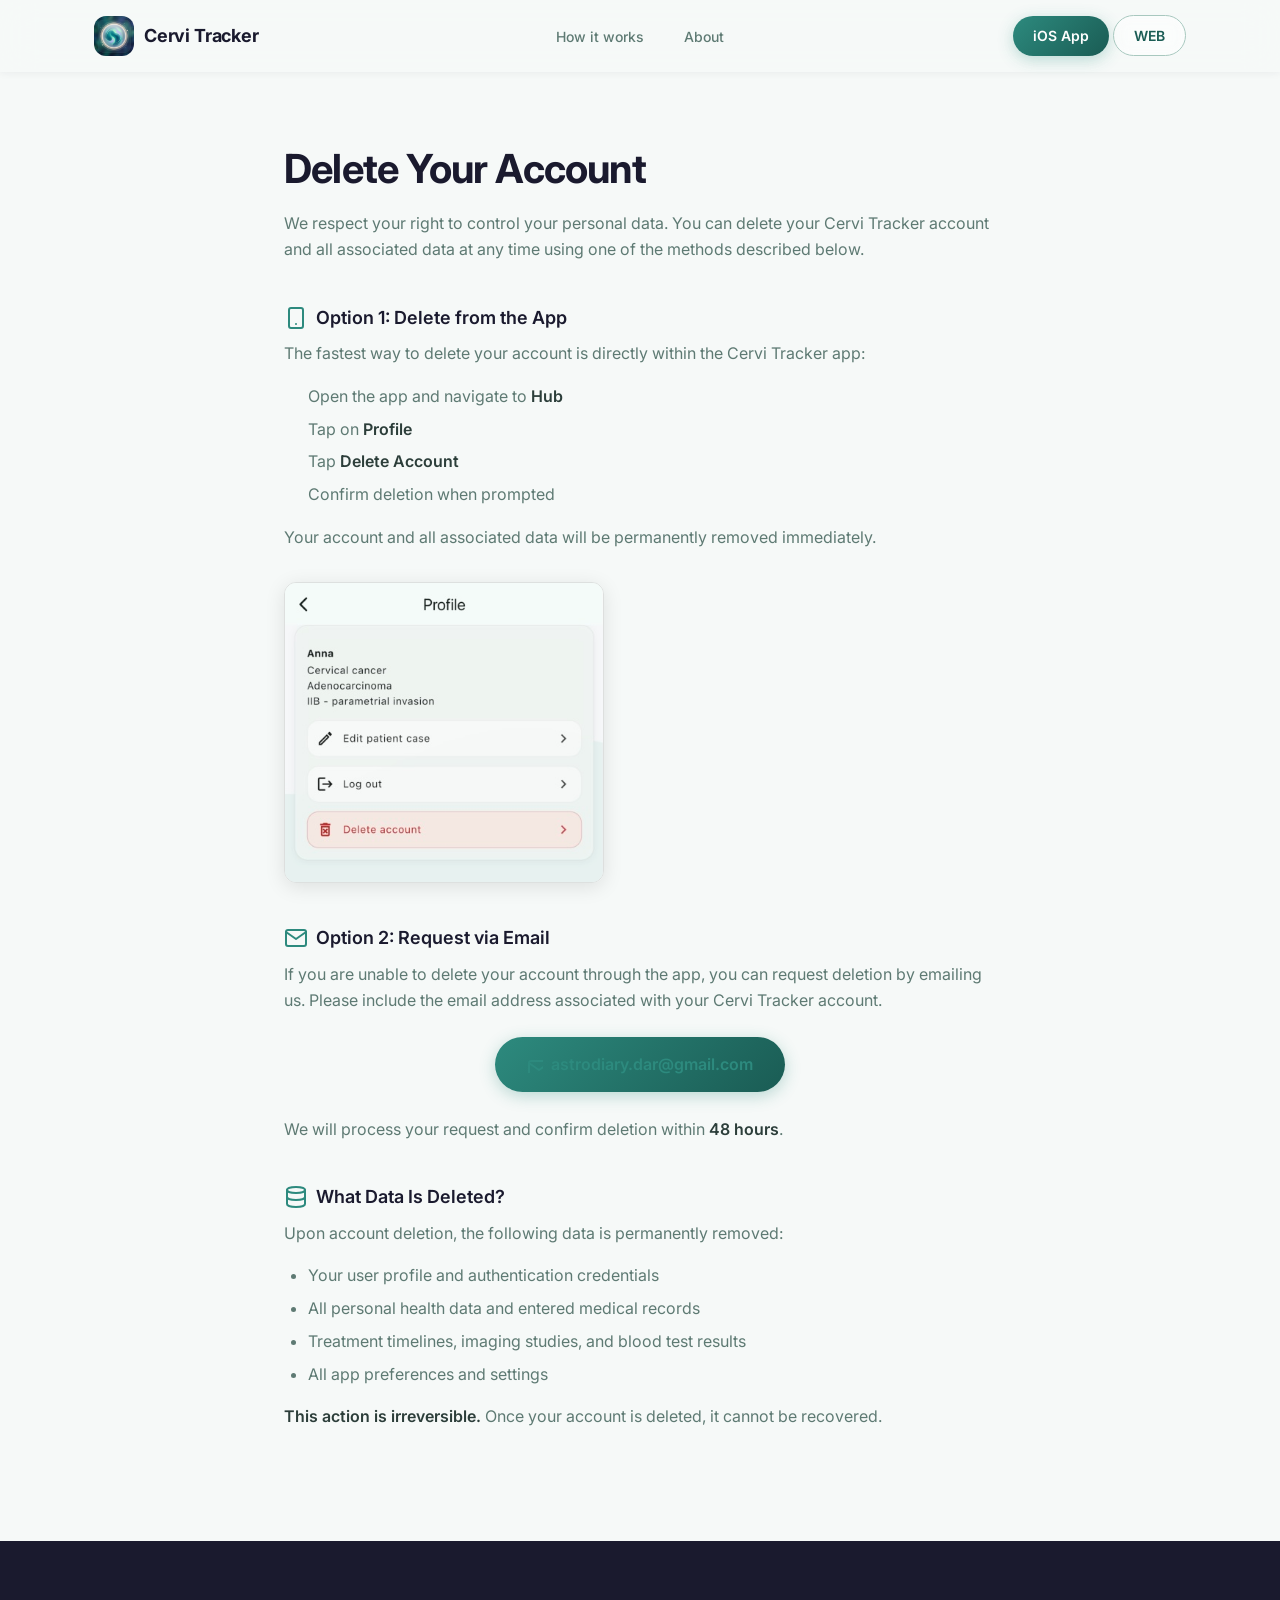
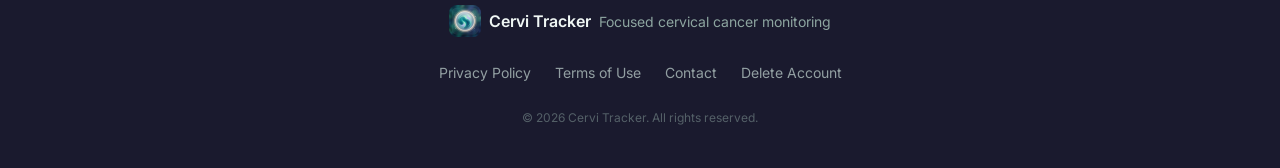
<file: deletion.html>
<!DOCTYPE html>
<html lang="en">

<head>
  <meta charset="UTF-8">
  <meta name="viewport" content="width=device-width, initial-scale=1.0">
  <title>Delete Account | Cervi Tracker</title>
  <meta name="description" content="Request deletion of your Cervi Tracker account and all associated data.">
  <link rel="icon" type="image/jpeg" href="images/icon.jpg">
  <link rel="preconnect" href="https://fonts.googleapis.com">
  <link rel="preconnect" href="https://fonts.gstatic.com" crossorigin>
  <link href="https://fonts.googleapis.com/css2?family=Inter:wght@300;400;500;600;700&display=swap" rel="stylesheet">
  <link rel="stylesheet" href="css/style.css">
  <style>
    .policy-wrap {
      padding-top: calc(var(--header-h) + var(--sp-xl));
      padding-bottom: var(--sp-2xl);
      min-height: 100vh;
    }

    .policy-wrap .container {
      max-width: 760px;
    }

    .policy-wrap h1 {
      font-size: var(--fs-3xl);
      font-weight: var(--fw-bold);
      color: var(--c-dark);
      letter-spacing: -0.02em;
      margin-bottom: var(--sp-xs);
    }

    .policy-wrap h2 {
      font-size: var(--fs-lg);
      font-weight: var(--fw-semibold);
      color: var(--c-dark);
      margin: var(--sp-lg) 0 var(--sp-xs);
      display: flex;
      align-items: center;
      gap: 0.5rem;
    }

    .policy-wrap h2 svg {
      width: 24px;
      height: 24px;
      color: var(--c-primary);
    }

    .policy-wrap p {
      color: var(--c-text-muted);
      line-height: var(--lh-body);
      margin-bottom: var(--sp-sm);
    }

    .policy-wrap ol,
    .policy-wrap ul {
      padding-left: 1.5rem;
      color: var(--c-text-muted);
      line-height: var(--lh-body);
      margin-bottom: var(--sp-sm);
    }

    .policy-wrap ul {
      list-style: disc;
    }

    .policy-wrap ol li,
    .policy-wrap ul li {
      margin-bottom: 0.4rem;
    }

    .policy-wrap strong {
      color: var(--c-text);
      font-weight: var(--fw-semibold);
    }

    .policy-wrap a {
      color: var(--c-primary);
      text-decoration: underline;
      text-underline-offset: 2px;
    }

    .policy-wrap a.btn {
      text-decoration: none;
      display: inline-flex;
      align-items: center;
      gap: 0.5rem;
    }
  </style>
</head>

<body>

  <header class="site-header scrolled" id="site-header">
    <div class="container header-inner">
      <a href="index.html" class="logo" aria-label="Cervi Tracker home">
        <img src="images/icon.jpg" alt="Cervi Tracker icon" class="logo-icon" width="40" height="40">
        <span class="logo-text">Cervi Tracker</span>
      </a>
      <nav class="main-nav" aria-label="Main navigation">
        <ul class="nav-list">
          <li><a href="index.html" class="nav-link" data-i18n="nav.how">Home</a></li>
          <li><a href="support.html" class="nav-link" data-i18n="nav.about">Support</a></li>
        </ul>
      </nav>
      <div class="app-links app-links--header">
        <a href="https://apps.apple.com/us/app/cervi-tracker/id6761761167" class="btn btn-primary btn-sm" target="_blank" rel="noopener" data-i18n="nav.open-ios">iOS App</a>
        <a href="https://xeno-sama.github.io/gine_onko_tracker/" class="btn btn-outline btn-sm" target="_blank" rel="noopener" data-i18n="nav.open-web">WEB (slow)</a>
      </div>
    </div>
  </header>

  <main class="policy-wrap">
    <div class="container">
      <h1 data-i18n="policy.deletion.title">Delete Your Account</h1>

      <p data-i18n="policy.deletion.intro">We respect your right to control your personal data. You can delete your
        Cervi Tracker account and all associated data at any time using one of the methods described below.</p>

      <h2>
        <svg viewBox="0 0 24 24" fill="none" stroke="currentColor" stroke-width="2" stroke-linecap="round"
          stroke-linejoin="round">
          <rect x="5" y="2" width="14" height="20" rx="2" ry="2" />
          <line x1="12" y1="18" x2="12.01" y2="18" />
        </svg>
        <span data-i18n="policy.deletion.opt1.title">Option 1: Delete from the App</span>
      </h2>
      <p data-i18n="policy.deletion.opt1.p1">The fastest way to delete your account is directly within the Cervi Tracker
        app:</p>
      <ol>
        <li data-i18n-html="policy.deletion.opt1.l1">Open the app and navigate to <strong>Hub</strong></li>
        <li data-i18n-html="policy.deletion.opt1.l2">Tap on <strong>Settings</strong></li>
        <li data-i18n-html="policy.deletion.opt1.l3">Tap <strong>Delete Account</strong></li>
        <li data-i18n="policy.deletion.opt1.l4">Confirm deletion when prompted</li>
      </ol>
      <p data-i18n="policy.deletion.opt1.p2">Your account and all associated data will be permanently removed
        immediately.</p>

      <div style="text-align: center; margin: 32px 0;">
        <img src="images/delete_account.jpg" alt="Cervi Tracker App — Delete Account option in Settings"
          data-i18n-alt="policy.deletion.img.alt"
          style="max-width: 320px; width: 100%; border-radius: 12px; border: 1px solid rgba(0,0,0,0.1); box-shadow: 0 4px 20px rgba(0,0,0,0.1);">
      </div>

      <h2>
        <svg viewBox="0 0 24 24" fill="none" stroke="currentColor" stroke-width="2" stroke-linecap="round"
          stroke-linejoin="round">
          <path d="M4 4h16c1.1 0 2 .9 2 2v12c0 1.1-.9 2-2 2H4c-1.1 0-2-.9-2-2V6c0-1.1.9-2 2-2z" />
          <polyline points="22,6 12,13 2,6" />
        </svg>
        <span data-i18n="policy.deletion.opt2.title">Option 2: Request via Email</span>
      </h2>
      <p data-i18n="policy.deletion.opt2.p1">If you are unable to delete your account through the app, you can request
        deletion by emailing us. Please include the email address associated with your Cervi Tracker account.</p>

      <div style="margin: 24px 0; text-align: center;">
        <a href="mailto:astrodiary.dar@gmail.com?subject=Account%20Deletion%20Request" class="btn btn-primary btn-lg">
          <svg style="width: 1em; height: 1em;" viewBox="0 0 16 16" fill="none" stroke="currentColor" stroke-width="2"
            stroke-linecap="round" stroke-linejoin="round">
            <path d="M4 4h16c1.1 0 2 .9 2 2v12c0 1.1-.9 2-2 2H4c-1.1 0-2-.9-2-2V6c0-1.1.9-2 2-2z" />
            <polyline points="22,6 12,13 2,6" />
          </svg>
          astrodiary.dar@gmail.com
        </a>
      </div>

      <p data-i18n-html="policy.deletion.opt2.p2">We will process your request and confirm deletion within <strong>48
          hours</strong>.</p>

      <h2>
        <svg viewBox="0 0 24 24" fill="none" stroke="currentColor" stroke-width="2" stroke-linecap="round"
          stroke-linejoin="round">
          <ellipse cx="12" cy="5" rx="9" ry="3" />
          <path d="M21 12c0 1.66-4 3-9 3s-9-1.34-9-3" />
          <path d="M3 5v14c0 1.66 4 3 9 3s9-1.34 9-3V5" />
        </svg>
        <span data-i18n="policy.deletion.what.title">What Data Is Deleted?</span>
      </h2>
      <p data-i18n="policy.deletion.what.p1">Upon account deletion, the following data is permanently removed:</p>
      <ul>
        <li data-i18n="policy.deletion.what.l1">Your user profile and authentication credentials</li>
        <li data-i18n="policy.deletion.what.l2">All personal health data and entered medical records</li>
        <li data-i18n="policy.deletion.what.l3">Treatment timelines, imaging studies, and blood test results</li>
        <li data-i18n="policy.deletion.what.l4">All app preferences and settings</li>
      </ul>
      <p data-i18n-html="policy.deletion.what.p2"><strong>This action is irreversible.</strong> Once your account is
        deleted, it cannot be recovered.</p>
    </div>
  </main>

  <footer class="site-footer">
    <div class="container footer-inner">
      <div class="footer-brand">
        <img src="images/icon.jpg" alt="Cervi Tracker" class="footer-icon" width="32" height="32">
        <span class="footer-name">Cervi Tracker</span>
        <span class="footer-tagline" data-i18n="footer.tagline">Focused cervical cancer monitoring</span>
      </div>
      <nav class="footer-nav" aria-label="Footer navigation">
        <a href="privacy.html" data-i18n="footer.privacy">Privacy Policy</a>
        <a href="terms.html" data-i18n="footer.terms">Terms of Use</a>
        <a href="support.html" data-i18n="footer.contact">Support</a>
        <a href="deletion.html" data-i18n="footer.deletion">Delete Account</a>
      </nav>
      <p class="footer-copy" data-i18n="footer.copy">&copy; 2026 Cervi Tracker. All rights reserved.</p>
    </div>
  </footer>

  <script src="js/i18n.js"></script>
</body>

</html>
</file>
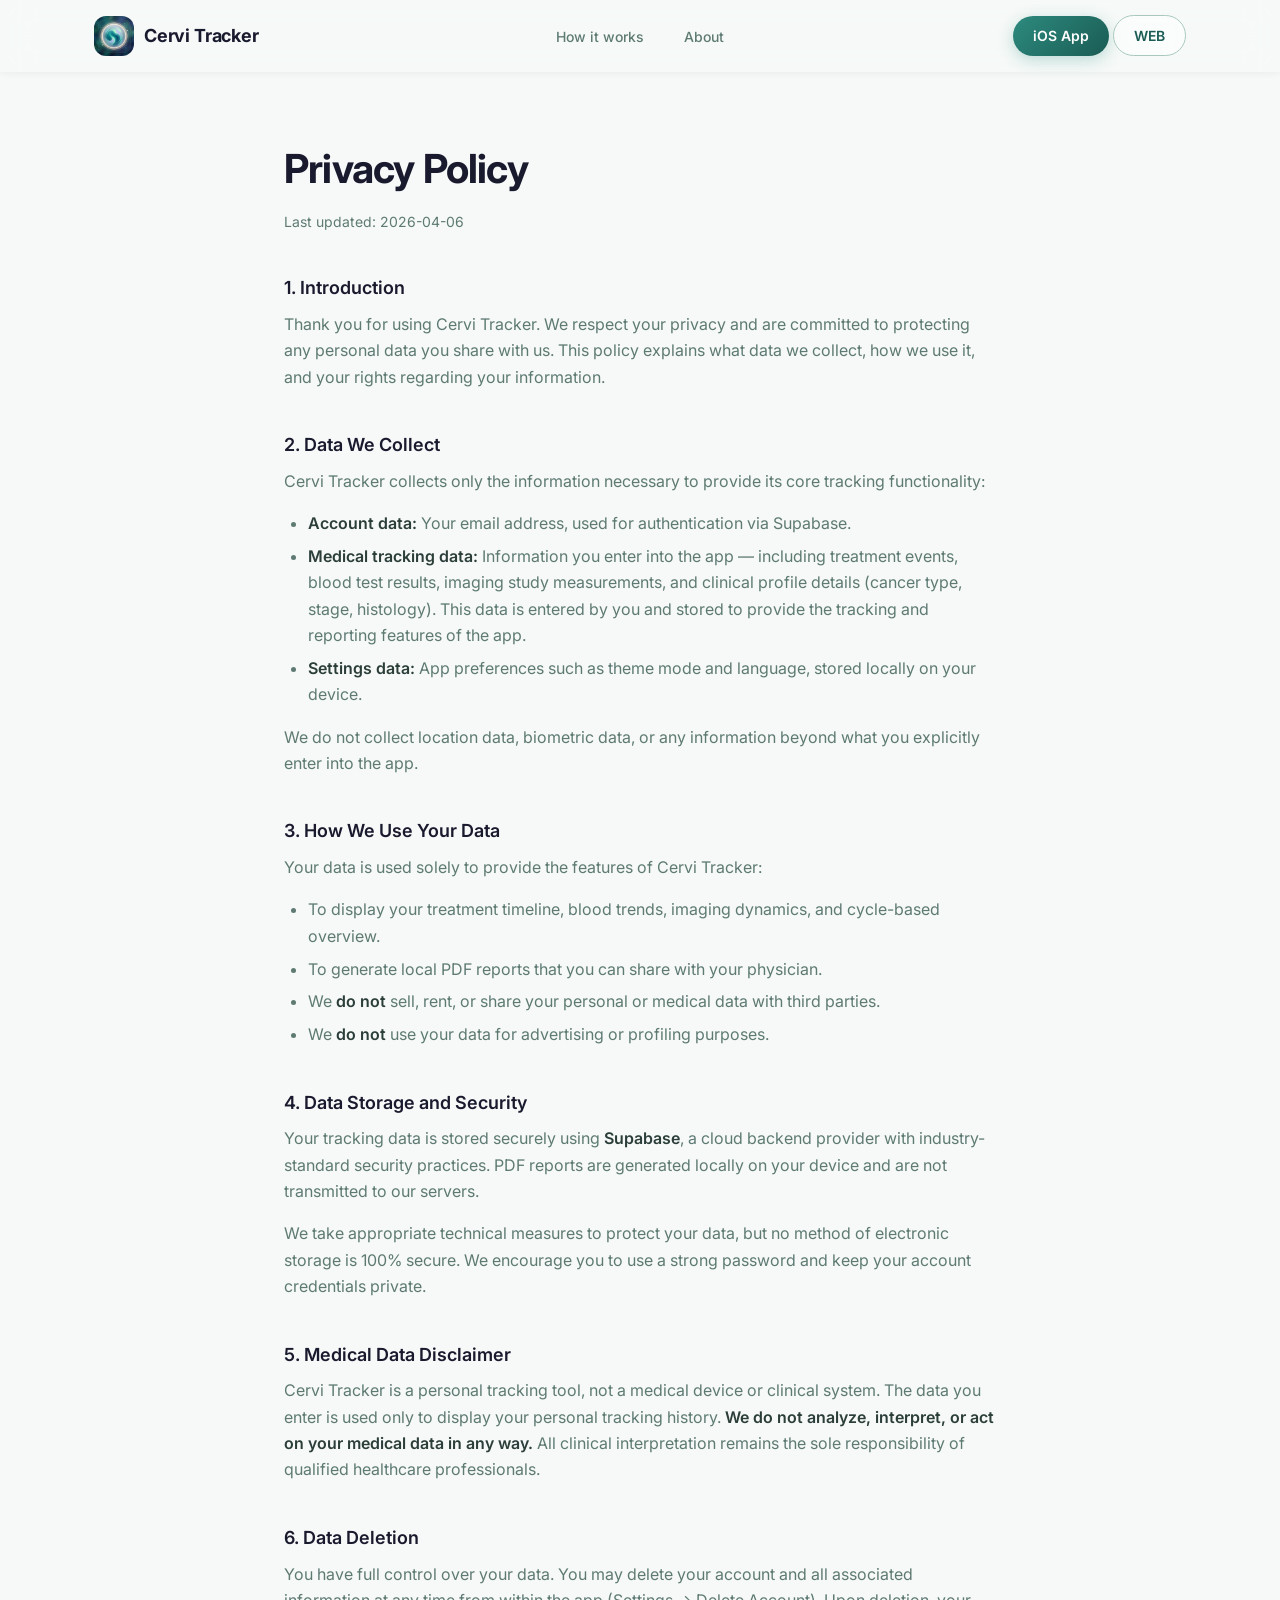
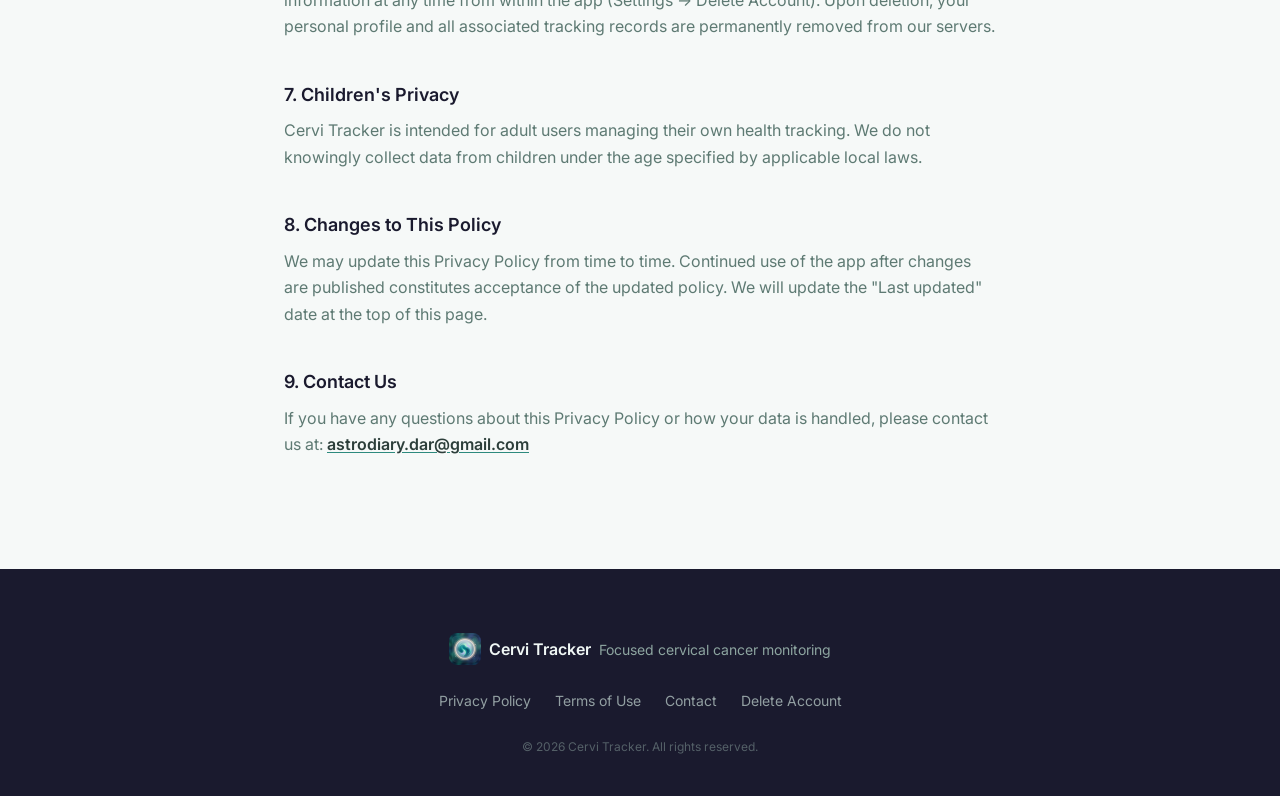
<file: privacy.html>
<!DOCTYPE html>
<html lang="en">
<head>
  <meta charset="UTF-8">
  <meta name="viewport" content="width=device-width, initial-scale=1.0">
  <title>Privacy Policy | Cervi Tracker</title>
  <meta name="description" content="Privacy Policy for Cervi Tracker — cervical cancer monitoring app.">
  <link rel="icon" type="image/jpeg" href="images/icon.jpg">
  <link rel="preconnect" href="https://fonts.googleapis.com">
  <link rel="preconnect" href="https://fonts.gstatic.com" crossorigin>
  <link href="https://fonts.googleapis.com/css2?family=Inter:wght@300;400;500;600;700&display=swap" rel="stylesheet">
  <link rel="stylesheet" href="css/style.css">
  <style>
    .policy-wrap {
      padding-top: calc(var(--header-h) + var(--sp-xl));
      padding-bottom: var(--sp-2xl);
      min-height: 100vh;
    }
    .policy-wrap .container {
      max-width: 760px;
    }
    .policy-wrap h1 {
      font-size: var(--fs-3xl);
      font-weight: var(--fw-bold);
      color: var(--c-dark);
      letter-spacing: -0.02em;
      margin-bottom: var(--sp-xs);
    }
    .policy-updated {
      font-size: var(--fs-sm);
      color: var(--c-text-light);
      margin-bottom: var(--sp-xl);
    }
    .policy-wrap h2 {
      font-size: var(--fs-lg);
      font-weight: var(--fw-semibold);
      color: var(--c-dark);
      margin: var(--sp-lg) 0 var(--sp-xs);
    }
    .policy-wrap p {
      color: var(--c-text-muted);
      line-height: var(--lh-body);
      margin-bottom: var(--sp-sm);
    }
    .policy-wrap ul {
      list-style: disc;
      padding-left: 1.5rem;
      color: var(--c-text-muted);
      line-height: var(--lh-body);
      margin-bottom: var(--sp-sm);
    }
    .policy-wrap ul li {
      margin-bottom: 0.4rem;
    }
    .policy-wrap strong {
      color: var(--c-text);
      font-weight: var(--fw-semibold);
    }
    .policy-wrap a {
      color: var(--c-primary);
      text-decoration: underline;
      text-underline-offset: 2px;
    }
    .policy-divider {
      border: none;
      border-top: 1px solid var(--c-sage-200);
      margin: var(--sp-xl) 0;
    }
  </style>
</head>
<body>

  <header class="site-header scrolled" id="site-header">
    <div class="container header-inner">
      <a href="index.html" class="logo" aria-label="Cervi Tracker home">
        <img src="images/icon.jpg" alt="Cervi Tracker icon" class="logo-icon" width="40" height="40">
        <span class="logo-text">Cervi Tracker</span>
      </a>
      <nav class="main-nav" aria-label="Main navigation">
        <ul class="nav-list">
          <li><a href="index.html" class="nav-link" data-i18n="nav.how">Home</a></li>
          <li><a href="support.html" class="nav-link" data-i18n="nav.about">Support</a></li>
        </ul>
      </nav>
      <div class="app-links app-links--header">
        <a href="https://apps.apple.com/us/app/cervi-tracker/id6761761167" class="btn btn-primary btn-sm" target="_blank" rel="noopener" data-i18n="nav.open-ios">iOS App</a>
        <a href="https://xeno-sama.github.io/gine_onko_tracker/" class="btn btn-outline btn-sm" target="_blank" rel="noopener" data-i18n="nav.open-web">WEB (slow)</a>
      </div>
    </div>
  </header>

  <main class="policy-wrap">
    <div class="container">
      <h1 data-i18n="policy.privacy.title">Privacy Policy</h1>
      <p class="policy-updated" data-i18n="policy.privacy.updated">Last updated: 2026-04-06</p>

      <h2 data-i18n="policy.privacy.1.title">1. Introduction</h2>
      <p data-i18n="policy.privacy.1.p">Thank you for using Cervi Tracker. We respect your privacy and are committed to protecting any personal data you share with us. This policy explains what data we collect, how we use it, and your rights regarding your information.</p>

      <h2 data-i18n="policy.privacy.2.title">2. Data We Collect</h2>
      <p data-i18n="policy.privacy.2.p">Cervi Tracker collects only the information necessary to provide its core tracking functionality:</p>
      <ul>
        <li data-i18n-html="policy.privacy.2.l1"><strong>Account data:</strong> Your email address, used for authentication via Supabase.</li>
        <li data-i18n-html="policy.privacy.2.l2"><strong>Medical tracking data:</strong> Information you enter into the app — including treatment events, blood test results, imaging study measurements, and clinical profile details (cancer type, stage, histology). This data is entered by you and stored to provide the tracking and reporting features of the app.</li>
        <li data-i18n-html="policy.privacy.2.l3"><strong>Settings data:</strong> App preferences such as theme mode and language, stored locally on your device.</li>
      </ul>
      <p data-i18n="policy.privacy.2.p2">We do not collect location data, biometric data, or any information beyond what you explicitly enter into the app.</p>

      <h2 data-i18n="policy.privacy.3.title">3. How We Use Your Data</h2>
      <p data-i18n="policy.privacy.3.p">Your data is used solely to provide the features of Cervi Tracker:</p>
      <ul>
        <li data-i18n="policy.privacy.3.l1">To display your treatment timeline, blood trends, imaging dynamics, and cycle-based overview.</li>
        <li data-i18n="policy.privacy.3.l2">To generate local PDF reports that you can share with your physician.</li>
        <li data-i18n-html="policy.privacy.3.l3">We <strong>do not</strong> sell, rent, or share your personal or medical data with third parties.</li>
        <li data-i18n-html="policy.privacy.3.l4">We <strong>do not</strong> use your data for advertising or profiling purposes.</li>
      </ul>

      <h2 data-i18n="policy.privacy.4.title">4. Data Storage and Security</h2>
      <p data-i18n-html="policy.privacy.4.p1">Your tracking data is stored securely using <strong>Supabase</strong>, a cloud backend provider with industry-standard security practices. PDF reports are generated locally on your device and are not transmitted to our servers.</p>
      <p data-i18n="policy.privacy.4.p2">We take appropriate technical measures to protect your data, but no method of electronic storage is 100% secure. We encourage you to use a strong password and keep your account credentials private.</p>

      <h2 data-i18n="policy.privacy.5.title">5. Medical Data Disclaimer</h2>
      <p data-i18n-html="policy.privacy.5.p">Cervi Tracker is a personal tracking tool, not a medical device or clinical system. The data you enter is used only to display your personal tracking history. <strong>We do not analyze, interpret, or act on your medical data in any way.</strong> All clinical interpretation remains the sole responsibility of qualified healthcare professionals.</p>

      <h2 data-i18n="policy.privacy.6.title">6. Data Deletion</h2>
      <p data-i18n="policy.privacy.6.p">You have full control over your data. You may delete your account and all associated information at any time from within the app (Settings → Delete Account). Upon deletion, your personal profile and all associated tracking records are permanently removed from our servers.</p>

      <h2 data-i18n="policy.privacy.7.title">7. Children's Privacy</h2>
      <p data-i18n="policy.privacy.7.p">Cervi Tracker is intended for adult users managing their own health tracking. We do not knowingly collect data from children under the age specified by applicable local laws.</p>

      <h2 data-i18n="policy.privacy.8.title">8. Changes to This Policy</h2>
      <p data-i18n="policy.privacy.8.p">We may update this Privacy Policy from time to time. Continued use of the app after changes are published constitutes acceptance of the updated policy. We will update the "Last updated" date at the top of this page.</p>

      <h2 data-i18n="policy.privacy.9.title">9. Contact Us</h2>
      <p data-i18n-html="policy.privacy.9.p">If you have any questions about this Privacy Policy or how your data is handled, please contact us at: <a href="mailto:astrodiary.dar@gmail.com"><strong>astrodiary.dar@gmail.com</strong></a></p>
    </div>
  </main>

  <footer class="site-footer">
    <div class="container footer-inner">
      <div class="footer-brand">
        <img src="images/icon.jpg" alt="Cervi Tracker" class="footer-icon" width="32" height="32">
        <span class="footer-name">Cervi Tracker</span>
        <span class="footer-tagline" data-i18n="footer.tagline">Focused cervical cancer monitoring</span>
      </div>
      <nav class="footer-nav" aria-label="Footer navigation">
        <a href="privacy.html" data-i18n="footer.privacy">Privacy Policy</a>
        <a href="terms.html" data-i18n="footer.terms">Terms of Use</a>
        <a href="support.html" data-i18n="footer.contact">Support</a>
        <a href="deletion.html" data-i18n="footer.deletion">Delete Account</a>
      </nav>
      <p class="footer-copy" data-i18n="footer.copy">&copy; 2026 Cervi Tracker. All rights reserved.</p>
    </div>
  </footer>

  <script src="js/i18n.js"></script>
</body>
</html>
</file>
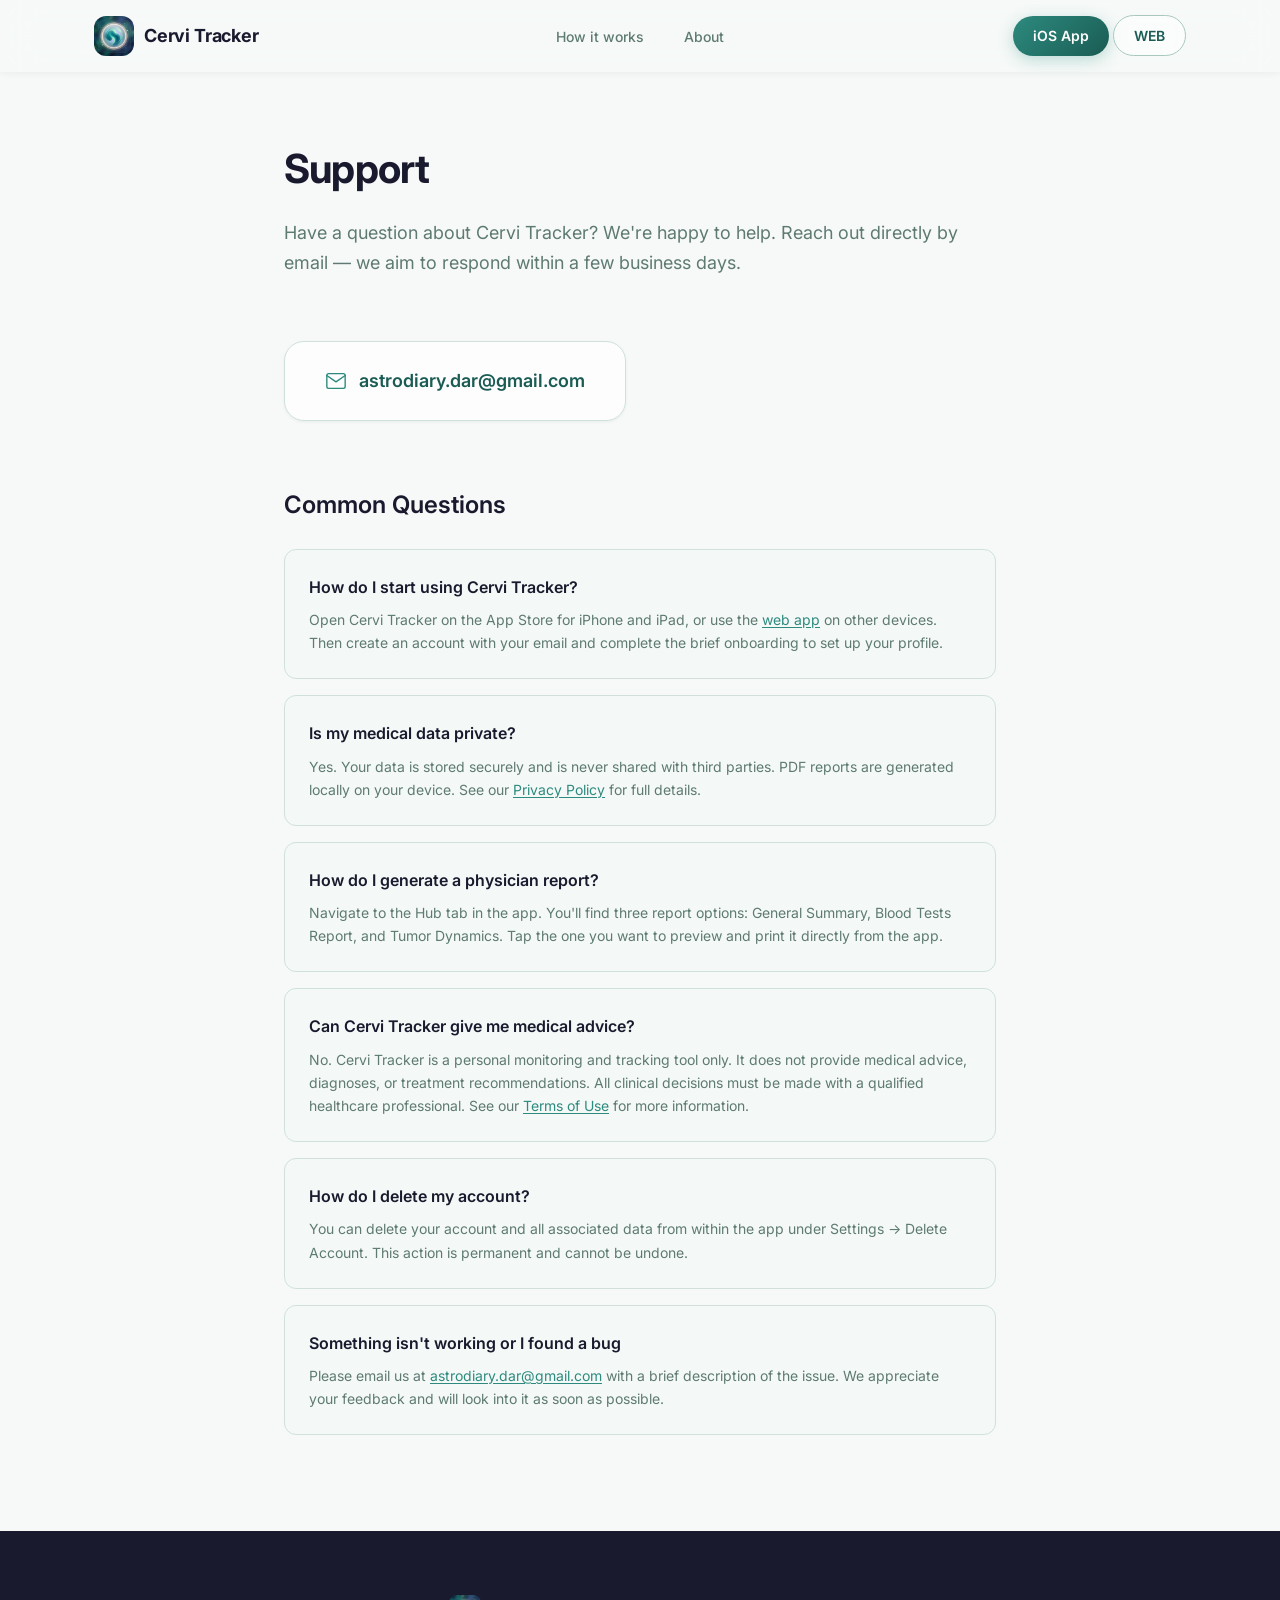
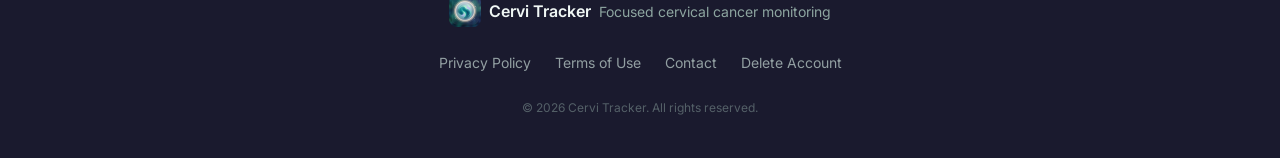
<file: support.html>
<!DOCTYPE html>
<html lang="en">
<head>
  <meta charset="UTF-8">
  <meta name="viewport" content="width=device-width, initial-scale=1.0">
  <title>Support | Cervi Tracker</title>
  <meta name="description" content="Support and contact information for Cervi Tracker — cervical cancer monitoring app.">
  <link rel="icon" type="image/jpeg" href="images/icon.jpg">
  <link rel="preconnect" href="https://fonts.googleapis.com">
  <link rel="preconnect" href="https://fonts.gstatic.com" crossorigin>
  <link href="https://fonts.googleapis.com/css2?family=Inter:wght@300;400;500;600;700&display=swap" rel="stylesheet">
  <link rel="stylesheet" href="css/style.css">
  <style>
    .support-wrap {
      padding-top: calc(var(--header-h) + var(--sp-xl));
      padding-bottom: var(--sp-2xl);
      min-height: 100vh;
    }
    .support-wrap .container {
      max-width: 760px;
    }
    .support-wrap h1 {
      font-size: var(--fs-3xl);
      font-weight: var(--fw-bold);
      color: var(--c-dark);
      letter-spacing: -0.02em;
      margin-bottom: var(--sp-sm);
    }
    .support-wrap > .container > p {
      font-size: var(--fs-lg);
      color: var(--c-text-muted);
      line-height: var(--lh-body);
      margin-bottom: var(--sp-xl);
    }
    .support-email-block {
      margin: var(--sp-lg) 0;
    }
    .email-card {
      display: inline-flex;
      align-items: center;
      gap: 0.75rem;
      background: var(--c-bg-glass-strong);
      border: 1px solid var(--c-sage-200);
      border-radius: var(--r-lg);
      padding: var(--sp-md) var(--sp-lg);
      text-decoration: none;
      color: var(--c-primary-dark);
      font-weight: var(--fw-semibold);
      font-size: var(--fs-lg);
      transition: all var(--t-normal) var(--ease);
      box-shadow: var(--shadow-sm);
    }
    .email-card svg {
      color: var(--c-primary);
      flex-shrink: 0;
    }
    .email-card:hover {
      background: var(--c-primary-subtle);
      border-color: var(--c-primary);
      transform: translateY(-2px);
      box-shadow: var(--shadow-md);
      color: var(--c-primary-dark);
    }
    .support-section {
      margin-top: var(--sp-xl);
    }
    .support-section h2 {
      font-size: var(--fs-xl);
      font-weight: var(--fw-semibold);
      color: var(--c-dark);
      margin-bottom: var(--sp-md);
    }
    .faq-list {
      display: flex;
      flex-direction: column;
      gap: var(--sp-sm);
    }
    .faq-item {
      padding: var(--sp-md);
      background: var(--c-sage-50);
      border: 1px solid var(--c-sage-200);
      border-radius: var(--r-md);
    }
    .faq-item strong {
      display: block;
      font-size: var(--fs-base);
      font-weight: var(--fw-semibold);
      color: var(--c-dark);
      margin-bottom: var(--sp-xs);
    }
    .faq-item p {
      font-size: var(--fs-sm);
      color: var(--c-text-muted);
      line-height: var(--lh-body);
      margin: 0;
    }
    .faq-item a {
      color: var(--c-primary);
      text-decoration: underline;
      text-underline-offset: 2px;
    }
  </style>
</head>
<body>

  <header class="site-header scrolled" id="site-header">
    <div class="container header-inner">
      <a href="index.html" class="logo" aria-label="Cervi Tracker home">
        <img src="images/icon.jpg" alt="Cervi Tracker icon" class="logo-icon" width="40" height="40">
        <span class="logo-text">Cervi Tracker</span>
      </a>
      <nav class="main-nav" aria-label="Main navigation">
        <ul class="nav-list">
          <li><a href="index.html" class="nav-link" data-i18n="nav.how">Home</a></li>
          <li><a href="support.html" class="nav-link" data-i18n="nav.about">Support</a></li>
        </ul>
      </nav>
      <div class="app-links app-links--header">
        <a href="https://apps.apple.com/us/app/cervi-tracker/id6761761167" class="btn btn-primary btn-sm" target="_blank" rel="noopener" data-i18n="nav.open-ios">iOS App</a>
        <a href="https://xeno-sama.github.io/gine_onko_tracker/" class="btn btn-outline btn-sm" target="_blank" rel="noopener" data-i18n="nav.open-web">WEB (slow)</a>
      </div>
    </div>
  </header>

  <main class="support-wrap">
    <div class="container">
      <h1 data-i18n="policy.support.title">Support</h1>
      <p data-i18n="policy.support.p1">Have a question about Cervi Tracker? We're happy to help. Reach out directly by email — we aim to respond within a few business days.</p>

      <div class="support-email-block">
        <a href="mailto:astrodiary.dar@gmail.com" class="email-card">
          <svg width="22" height="22" viewBox="0 0 24 24" fill="none" stroke="currentColor" stroke-width="1.5" stroke-linecap="round" stroke-linejoin="round"><path d="M4 4h16c1.1 0 2 .9 2 2v12c0 1.1-.9 2-2 2H4c-1.1 0-2-.9-2-2V6c0-1.1.9-2 2-2z"/><polyline points="22,6 12,13 2,6"/></svg>
          astrodiary.dar@gmail.com
        </a>
      </div>

      <div class="support-section">
        <h2 data-i18n="policy.support.h2">Common Questions</h2>
        <div class="faq-list">

          <div class="faq-item">
            <strong data-i18n="policy.support.q1">How do I start using Cervi Tracker?</strong>
            <p data-i18n-html="policy.support.a1">Open Cervi Tracker on the App Store for iPhone and iPad, or use the <a href="https://xeno-sama.github.io/gine_onko_tracker/" target="_blank" rel="noopener">web app</a> on other devices. Then create an account with your email and complete the brief onboarding to set up your profile.</p>
          </div>

          <div class="faq-item">
            <strong data-i18n="policy.support.q2">Is my medical data private?</strong>
            <p data-i18n-html="policy.support.a2">Yes. Your data is stored securely and is never shared with third parties. PDF reports are generated locally on your device. See our <a href="privacy.html">Privacy Policy</a> for full details.</p>
          </div>

          <div class="faq-item">
            <strong data-i18n="policy.support.q3">How do I generate a physician report?</strong>
            <p data-i18n="policy.support.a3">Navigate to the Hub tab in the app. You'll find three report options: General Summary, Blood Tests Report, and Tumor Dynamics. Tap the one you want to preview and print it directly from the app.</p>
          </div>

          <div class="faq-item">
            <strong data-i18n="policy.support.q4">Can Cervi Tracker give me medical advice?</strong>
            <p data-i18n-html="policy.support.a4">No. Cervi Tracker is a personal monitoring and tracking tool only. It does not provide medical advice, diagnoses, or treatment recommendations. All clinical decisions must be made with a qualified healthcare professional. See our <a href="terms.html">Terms of Use</a> for more information.</p>
          </div>

          <div class="faq-item">
            <strong data-i18n="policy.support.q5">How do I delete my account?</strong>
            <p data-i18n="policy.support.a5">You can delete your account and all associated data from within the app under Settings → Delete Account. This action is permanent and cannot be undone.</p>
          </div>

          <div class="faq-item">
            <strong data-i18n="policy.support.q6">Something isn't working or I found a bug</strong>
            <p data-i18n-html="policy.support.a6">Please email us at <a href="mailto:astrodiary.dar@gmail.com">astrodiary.dar@gmail.com</a> with a brief description of the issue. We appreciate your feedback and will look into it as soon as possible.</p>
          </div>

        </div>
      </div>
    </div>
  </main>

  <footer class="site-footer">
    <div class="container footer-inner">
      <div class="footer-brand">
        <img src="images/icon.jpg" alt="Cervi Tracker" class="footer-icon" width="32" height="32">
        <span class="footer-name">Cervi Tracker</span>
        <span class="footer-tagline" data-i18n="footer.tagline">Focused cervical cancer monitoring</span>
      </div>
      <nav class="footer-nav" aria-label="Footer navigation">
        <a href="privacy.html" data-i18n="footer.privacy">Privacy Policy</a>
        <a href="terms.html" data-i18n="footer.terms">Terms of Use</a>
        <a href="support.html" data-i18n="footer.contact">Support</a>
        <a href="deletion.html" data-i18n="footer.deletion">Delete Account</a>
      </nav>
      <p class="footer-copy" data-i18n="footer.copy">&copy; 2026 Cervi Tracker. All rights reserved.</p>
    </div>
  </footer>

  <script src="js/i18n.js"></script>
</body>
</html>
</file>
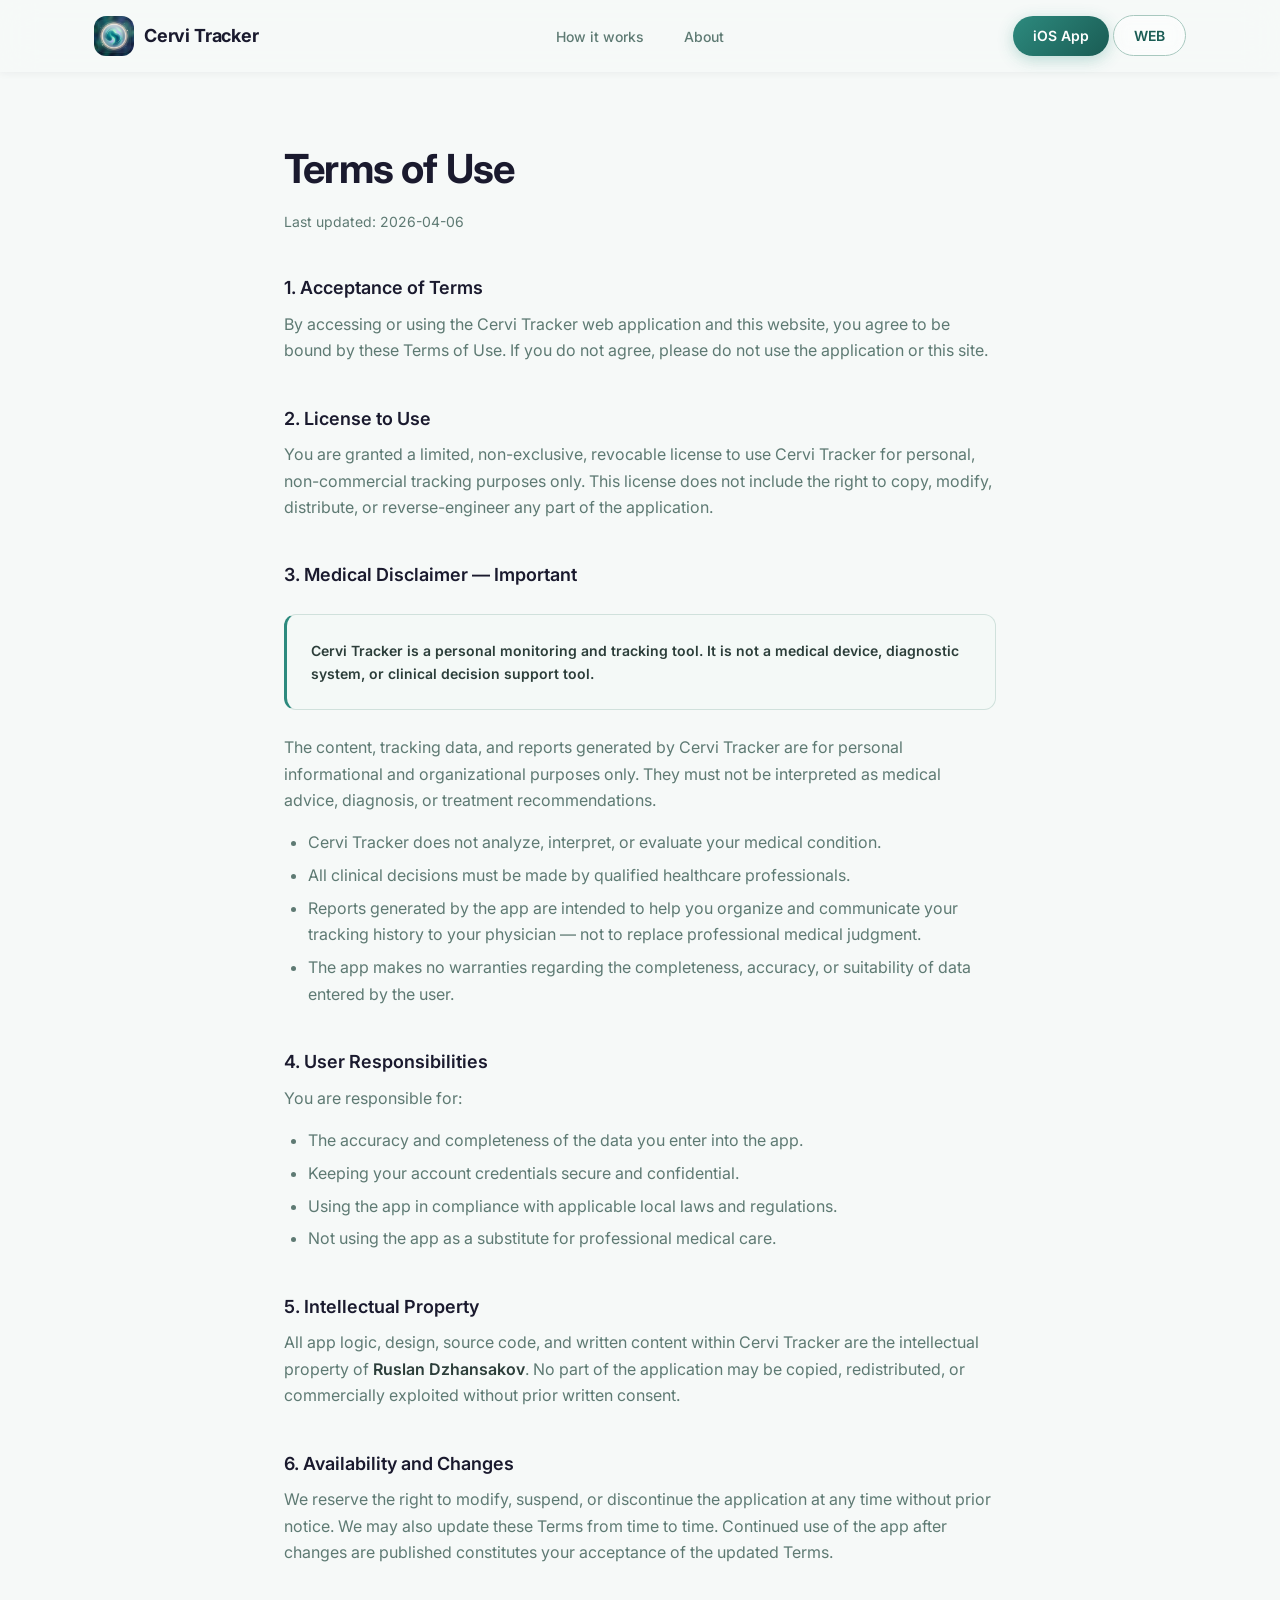
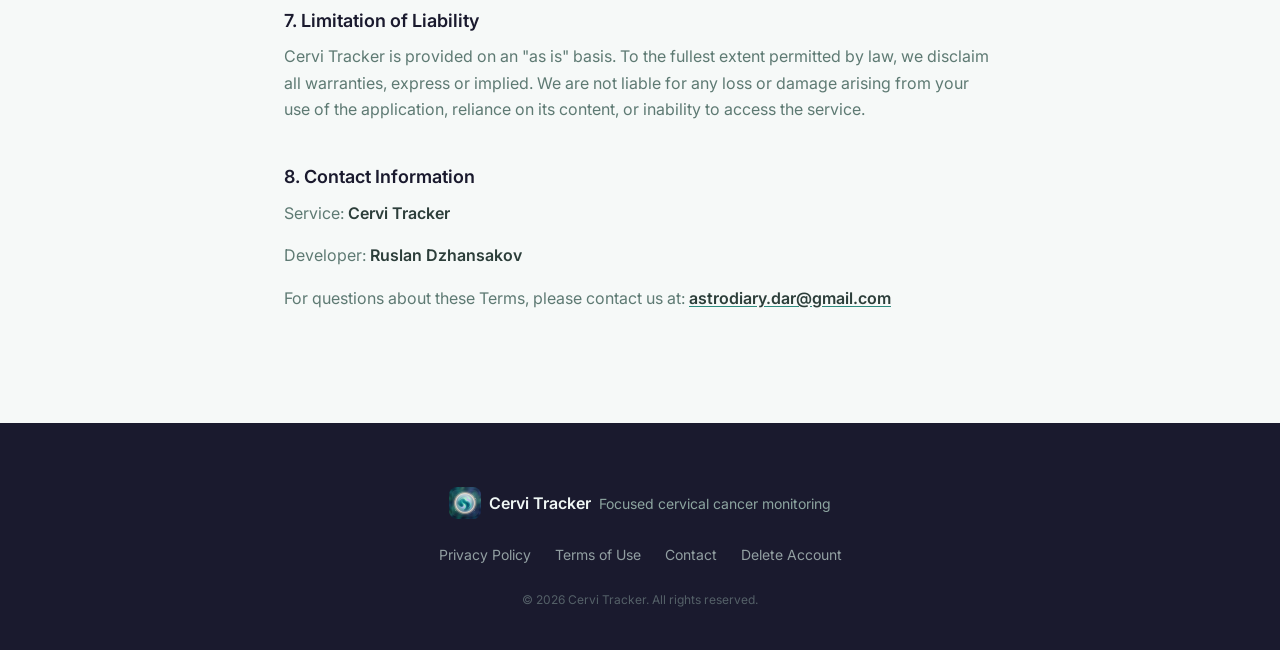
<file: terms.html>
<!DOCTYPE html>
<html lang="en">
<head>
  <meta charset="UTF-8">
  <meta name="viewport" content="width=device-width, initial-scale=1.0">
  <title>Terms of Use | Cervi Tracker</title>
  <meta name="description" content="Terms of Use for Cervi Tracker — cervical cancer monitoring app.">
  <link rel="icon" type="image/jpeg" href="images/icon.jpg">
  <link rel="preconnect" href="https://fonts.googleapis.com">
  <link rel="preconnect" href="https://fonts.gstatic.com" crossorigin>
  <link href="https://fonts.googleapis.com/css2?family=Inter:wght@300;400;500;600;700&display=swap" rel="stylesheet">
  <link rel="stylesheet" href="css/style.css">
  <style>
    .policy-wrap {
      padding-top: calc(var(--header-h) + var(--sp-xl));
      padding-bottom: var(--sp-2xl);
      min-height: 100vh;
    }
    .policy-wrap .container {
      max-width: 760px;
    }
    .policy-wrap h1 {
      font-size: var(--fs-3xl);
      font-weight: var(--fw-bold);
      color: var(--c-dark);
      letter-spacing: -0.02em;
      margin-bottom: var(--sp-xs);
    }
    .policy-updated {
      font-size: var(--fs-sm);
      color: var(--c-text-light);
      margin-bottom: var(--sp-xl);
    }
    .policy-wrap h2 {
      font-size: var(--fs-lg);
      font-weight: var(--fw-semibold);
      color: var(--c-dark);
      margin: var(--sp-lg) 0 var(--sp-xs);
    }
    .policy-wrap p {
      color: var(--c-text-muted);
      line-height: var(--lh-body);
      margin-bottom: var(--sp-sm);
    }
    .policy-wrap ul {
      list-style: disc;
      padding-left: 1.5rem;
      color: var(--c-text-muted);
      line-height: var(--lh-body);
      margin-bottom: var(--sp-sm);
    }
    .policy-wrap ul li {
      margin-bottom: 0.4rem;
    }
    .policy-wrap strong {
      color: var(--c-text);
      font-weight: var(--fw-semibold);
    }
    .policy-wrap a {
      color: var(--c-primary);
      text-decoration: underline;
      text-underline-offset: 2px;
    }
    .disclaimer-box {
      background: var(--c-sage-50);
      border: 1px solid var(--c-sage-200);
      border-left: 3px solid var(--c-primary);
      border-radius: var(--r-md);
      padding: var(--sp-md);
      margin: var(--sp-md) 0;
    }
    .disclaimer-box p {
      margin: 0;
      font-size: var(--fs-sm);
    }
  </style>
</head>
<body>

  <header class="site-header scrolled" id="site-header">
    <div class="container header-inner">
      <a href="index.html" class="logo" aria-label="Cervi Tracker home">
        <img src="images/icon.jpg" alt="Cervi Tracker icon" class="logo-icon" width="40" height="40">
        <span class="logo-text">Cervi Tracker</span>
      </a>
      <nav class="main-nav" aria-label="Main navigation">
        <ul class="nav-list">
          <li><a href="index.html" class="nav-link" data-i18n="nav.how">Home</a></li>
          <li><a href="support.html" class="nav-link" data-i18n="nav.about">Support</a></li>
        </ul>
      </nav>
      <div class="app-links app-links--header">
        <a href="https://apps.apple.com/us/app/cervi-tracker/id6761761167" class="btn btn-primary btn-sm" target="_blank" rel="noopener" data-i18n="nav.open-ios">iOS App</a>
        <a href="https://xeno-sama.github.io/gine_onko_tracker/" class="btn btn-outline btn-sm" target="_blank" rel="noopener" data-i18n="nav.open-web">WEB (slow)</a>
      </div>
    </div>
  </header>

  <main class="policy-wrap">
    <div class="container">
      <h1 data-i18n="policy.terms.title">Terms of Use</h1>
      <p class="policy-updated" data-i18n="policy.privacy.updated">Last updated: 2026-04-06</p>

      <h2 data-i18n="policy.terms.1.title">1. Acceptance of Terms</h2>
      <p data-i18n="policy.terms.1.p">By accessing or using the Cervi Tracker web application and this website, you agree to be bound by these Terms of Use. If you do not agree, please do not use the application or this site.</p>

      <h2 data-i18n="policy.terms.2.title">2. License to Use</h2>
      <p data-i18n="policy.terms.2.p">You are granted a limited, non-exclusive, revocable license to use Cervi Tracker for personal, non-commercial tracking purposes only. This license does not include the right to copy, modify, distribute, or reverse-engineer any part of the application.</p>

      <h2 data-i18n="policy.terms.3.title">3. Medical Disclaimer — Important</h2>
      <div class="disclaimer-box">
        <p data-i18n-html="policy.terms.3.box"><strong>Cervi Tracker is a personal monitoring and tracking tool. It is not a medical device, diagnostic system, or clinical decision support tool.</strong></p>
      </div>
      <p data-i18n="policy.terms.3.p">The content, tracking data, and reports generated by Cervi Tracker are for personal informational and organizational purposes only. They must not be interpreted as medical advice, diagnosis, or treatment recommendations.</p>
      <ul>
        <li data-i18n="policy.terms.3.l1">Cervi Tracker does not analyze, interpret, or evaluate your medical condition.</li>
        <li data-i18n="policy.terms.3.l2">All clinical decisions must be made by qualified healthcare professionals.</li>
        <li data-i18n="policy.terms.3.l3">Reports generated by the app are intended to help you organize and communicate your tracking history to your physician — not to replace professional medical judgment.</li>
        <li data-i18n="policy.terms.3.l4">The app makes no warranties regarding the completeness, accuracy, or suitability of data entered by the user.</li>
      </ul>

      <h2 data-i18n="policy.terms.4.title">4. User Responsibilities</h2>
      <p data-i18n="policy.terms.4.p">You are responsible for:</p>
      <ul>
        <li data-i18n="policy.terms.4.l1">The accuracy and completeness of the data you enter into the app.</li>
        <li data-i18n="policy.terms.4.l2">Keeping your account credentials secure and confidential.</li>
        <li data-i18n="policy.terms.4.l3">Using the app in compliance with applicable local laws and regulations.</li>
        <li data-i18n="policy.terms.4.l4">Not using the app as a substitute for professional medical care.</li>
      </ul>

      <h2 data-i18n="policy.terms.5.title">5. Intellectual Property</h2>
      <p data-i18n-html="policy.terms.5.p">All app logic, design, source code, and written content within Cervi Tracker are the intellectual property of <strong>Ruslan Dzhansakov</strong>. No part of the application may be copied, redistributed, or commercially exploited without prior written consent.</p>

      <h2 data-i18n="policy.terms.6.title">6. Availability and Changes</h2>
      <p data-i18n="policy.terms.6.p">We reserve the right to modify, suspend, or discontinue the application at any time without prior notice. We may also update these Terms from time to time. Continued use of the app after changes are published constitutes your acceptance of the updated Terms.</p>

      <h2 data-i18n="policy.terms.7.title">7. Limitation of Liability</h2>
      <p data-i18n="policy.terms.7.p">Cervi Tracker is provided on an "as is" basis. To the fullest extent permitted by law, we disclaim all warranties, express or implied. We are not liable for any loss or damage arising from your use of the application, reliance on its content, or inability to access the service.</p>

      <h2 data-i18n="policy.terms.8.title">8. Contact Information</h2>
      <p data-i18n-html="policy.terms.8.p1">Service: <strong>Cervi Tracker</strong></p>
      <p data-i18n-html="policy.terms.8.p2">Developer: <strong>Ruslan Dzhansakov</strong></p>
      <p data-i18n-html="policy.terms.8.p3">For questions about these Terms, please contact us at: <a href="mailto:astrodiary.dar@gmail.com"><strong>astrodiary.dar@gmail.com</strong></a></p>
    </div>
  </main>

  <footer class="site-footer">
    <div class="container footer-inner">
      <div class="footer-brand">
        <img src="images/icon.jpg" alt="Cervi Tracker" class="footer-icon" width="32" height="32">
        <span class="footer-name">Cervi Tracker</span>
        <span class="footer-tagline" data-i18n="footer.tagline">Focused cervical cancer monitoring</span>
      </div>
      <nav class="footer-nav" aria-label="Footer navigation">
        <a href="privacy.html" data-i18n="footer.privacy">Privacy Policy</a>
        <a href="terms.html" data-i18n="footer.terms">Terms of Use</a>
        <a href="support.html" data-i18n="footer.contact">Support</a>
        <a href="deletion.html" data-i18n="footer.deletion">Delete Account</a>
      </nav>
      <p class="footer-copy" data-i18n="footer.copy">&copy; 2026 Cervi Tracker. All rights reserved.</p>
    </div>
  </footer>

  <script src="js/i18n.js"></script>
</body>
</html>
</file>
<file: css/style.css>
/* ============================================
   CERVI TRACKER — MARKETING SITE STYLES
   Visual DNA: calm, organic, glass-like, teal/sage
   ============================================ */

/* ---------- DESIGN TOKENS ---------- */
:root {
  /* Colors — derived from app's visual language */
  --c-primary: #2d8a7e;
  --c-primary-dark: #1a5c54;
  --c-primary-light: #3ba899;
  --c-primary-subtle: #e0f2ef;
  --c-accent: #40b4a6;

  --c-sage-50: #f4f9f7;
  --c-sage-100: #e8f0ee;
  --c-sage-200: #d0e1dc;
  --c-sage-300: #a8c8bf;
  --c-sage-400: #7aad9f;

  --c-dark: #1a1a2e;
  --c-dark-soft: #2a2a3e;

  --c-text: #2c3e3a;
  --c-text-muted: #5e7a73;
  --c-text-light: #8da5a0;
  --c-text-on-dark: #c5d8d3;
  --c-text-white: #f0f7f5;

  --c-bg: #f6f9f8;
  --c-bg-alt: #edf3f1;
  --c-bg-glass: rgba(255, 255, 255, 0.55);
  --c-bg-glass-strong: rgba(255, 255, 255, 0.75);
  --c-border-glass: rgba(255, 255, 255, 0.3);

  /* Typography */
  --ff-body: 'Inter', -apple-system, BlinkMacSystemFont, 'Segoe UI', sans-serif;
  --fs-base: 1rem;
  --fs-sm: 0.875rem;
  --fs-xs: 0.75rem;
  --fs-lg: 1.125rem;
  --fs-xl: 1.5rem;
  --fs-2xl: 2rem;
  --fs-3xl: 2.5rem;
  --fs-4xl: 3.25rem;
  --fw-light: 300;
  --fw-regular: 400;
  --fw-medium: 500;
  --fw-semibold: 600;
  --fw-bold: 700;
  --lh-tight: 1.2;
  --lh-body: 1.65;

  /* Spacing */
  --sp-xs: 0.5rem;
  --sp-sm: 1rem;
  --sp-md: 1.5rem;
  --sp-lg: 2.5rem;
  --sp-xl: 4rem;
  --sp-2xl: 6rem;
  --sp-section: 7rem;

  /* Layout */
  --max-width: 1140px;
  --header-h: 72px;

  /* Radius */
  --r-sm: 8px;
  --r-md: 12px;
  --r-lg: 20px;
  --r-xl: 28px;
  --r-full: 9999px;

  /* Shadows */
  --shadow-sm: 0 1px 3px rgba(26, 26, 46, 0.06);
  --shadow-md: 0 4px 16px rgba(26, 26, 46, 0.08);
  --shadow-lg: 0 8px 32px rgba(26, 26, 46, 0.1);
  --shadow-xl: 0 16px 48px rgba(26, 26, 46, 0.12);
  --shadow-glass: 0 4px 24px rgba(26, 26, 46, 0.06), inset 0 1px 0 rgba(255,255,255,0.4);

  /* Transitions */
  --ease: cubic-bezier(0.4, 0, 0.2, 1);
  --t-fast: 200ms;
  --t-normal: 350ms;
  --t-slow: 600ms;
}

/* ---------- RESET ---------- */
*, *::before, *::after {
  margin: 0;
  padding: 0;
  box-sizing: border-box;
}

html {
  scroll-behavior: smooth;
  scroll-padding-top: var(--header-h);
  -webkit-font-smoothing: antialiased;
  -moz-osx-font-smoothing: grayscale;
}

body {
  font-family: var(--ff-body);
  font-size: var(--fs-base);
  font-weight: var(--fw-regular);
  line-height: var(--lh-body);
  color: var(--c-text);
  background-color: var(--c-bg);
  overflow-x: hidden;
}

img {
  max-width: 100%;
  height: auto;
  display: block;
}

a {
  color: var(--c-primary);
  text-decoration: none;
  transition: color var(--t-fast) var(--ease);
}

ul, ol { list-style: none; }

/* ---------- UTILITY ---------- */
.container {
  width: 100%;
  max-width: var(--max-width);
  margin: 0 auto;
  padding: 0 var(--sp-md);
}

.section {
  padding: var(--sp-section) 0;
  position: relative;
}

.section-header {
  text-align: center;
  max-width: 680px;
  margin: 0 auto var(--sp-xl);
}

.section-title {
  font-size: var(--fs-3xl);
  font-weight: var(--fw-bold);
  line-height: var(--lh-tight);
  color: var(--c-dark);
  margin-bottom: var(--sp-sm);
  letter-spacing: -0.02em;
}

.section-subtitle {
  font-size: var(--fs-lg);
  color: var(--c-text-muted);
  line-height: var(--lh-body);
}

/* ---------- BUTTONS ---------- */
.btn {
  display: inline-flex;
  align-items: center;
  justify-content: center;
  gap: 0.5em;
  font-family: var(--ff-body);
  font-weight: var(--fw-semibold);
  border: none;
  border-radius: var(--r-full);
  cursor: pointer;
  transition: all var(--t-normal) var(--ease);
  white-space: nowrap;
  text-decoration: none;
}

.btn-sm {
  font-size: var(--fs-sm);
  padding: 0.5rem 1.25rem;
}

.btn-lg {
  font-size: var(--fs-base);
  padding: 0.875rem 2rem;
}

.btn-primary {
  background: linear-gradient(135deg, var(--c-primary) 0%, var(--c-primary-dark) 100%);
  color: white;
  box-shadow: 0 4px 16px rgba(45, 138, 126, 0.3);
}

.btn-primary:hover {
  transform: translateY(-2px);
  box-shadow: 0 6px 24px rgba(45, 138, 126, 0.4);
  color: white;
}

.btn-primary:active {
  transform: translateY(0);
}

.btn-outline {
  background: var(--c-bg-glass);
  color: var(--c-primary-dark);
  border: 1.5px solid var(--c-sage-300);
  backdrop-filter: blur(8px);
}

.btn-outline:hover {
  background: var(--c-primary-subtle);
  border-color: var(--c-primary);
  color: var(--c-primary-dark);
}

/* ---------- GLASS CARD ---------- */
.glass-card {
  background: var(--c-bg-glass-strong);
  backdrop-filter: blur(16px);
  -webkit-backdrop-filter: blur(16px);
  border: 1px solid var(--c-border-glass);
  border-radius: var(--r-lg);
  box-shadow: var(--shadow-glass);
  padding: var(--sp-lg);
  transition: transform var(--t-normal) var(--ease), box-shadow var(--t-normal) var(--ease);
}

.glass-card:hover {
  transform: translateY(-4px);
  box-shadow: var(--shadow-lg);
}

/* ---------- PHONE FRAME ---------- */
.phone-frame {
  position: relative;
  display: inline-block;
  border-radius: var(--r-xl);
  overflow: hidden;
  box-shadow: var(--shadow-xl), 0 0 0 1px rgba(0,0,0,0.04);
  background: #111;
  padding: 8px;
}

.phone-frame img {
  border-radius: calc(var(--r-xl) - 4px);
  display: block;
  width: 100%;
  height: auto;
}

.phone-frame--sm {
  max-width: 280px;
}

/* ---------- HEADER ---------- */
.site-header {
  position: fixed;
  top: 0;
  left: 0;
  right: 0;
  z-index: 1000;
  height: var(--header-h);
  transition: background var(--t-normal) var(--ease), box-shadow var(--t-normal) var(--ease), backdrop-filter var(--t-normal) var(--ease);
}

.site-header.scrolled {
  background: rgba(246, 249, 248, 0.85);
  backdrop-filter: blur(16px);
  -webkit-backdrop-filter: blur(16px);
  box-shadow: 0 1px 8px rgba(26, 26, 46, 0.06);
}

.header-inner {
  display: flex;
  align-items: center;
  justify-content: space-between;
  height: 100%;
  gap: var(--sp-md);
}

.logo {
  display: flex;
  align-items: center;
  gap: 0.625rem;
  color: var(--c-dark);
  text-decoration: none;
  flex-shrink: 0;
}

.logo-icon {
  width: 40px;
  height: 40px;
  border-radius: var(--r-md);
  object-fit: cover;
}

.logo-text {
  font-size: var(--fs-lg);
  font-weight: var(--fw-bold);
  letter-spacing: -0.01em;
}

/* Desktop: nav is a fixed transparent bar aligned with the header.
   pointer-events:none lets clicks pass through to the header underneath;
   only nav-list items are interactive. */
.main-nav {
  position: fixed;
  top: 0;
  left: 0;
  right: 0;
  height: var(--header-h);
  display: flex;
  align-items: center;
  justify-content: center;
  z-index: 1001;
  pointer-events: none;
  background: none;
}

.nav-list {
  display: flex;
  align-items: center;
  gap: var(--sp-lg);
  pointer-events: auto;
}

.nav-link {
  font-size: var(--fs-sm);
  font-weight: var(--fw-medium);
  color: var(--c-text-muted);
  position: relative;
  padding: 0.25rem 0;
}

.nav-link::after {
  content: '';
  position: absolute;
  bottom: -2px;
  left: 0;
  width: 0;
  height: 2px;
  background: var(--c-primary);
  border-radius: 1px;
  transition: width var(--t-normal) var(--ease);
}

.nav-link:hover {
  color: var(--c-primary-dark);
}

.nav-link:hover::after {
  width: 100%;
}

.header-right {
  display: flex;
  align-items: center;
  gap: var(--sp-sm);
  flex-shrink: 0;
}

.header-cta {
  flex-shrink: 0;
}

/* ---------- LANG TOGGLE ---------- */
.lang-toggle {
  display: flex;
  align-items: center;
  background: var(--c-sage-100);
  border: 1px solid var(--c-sage-200);
  border-radius: var(--r-full);
  padding: 3px;
  gap: 2px;
}

.lang-opt {
  font-family: var(--ff-body);
  font-size: 0.7rem;
  font-weight: var(--fw-bold);
  letter-spacing: 0.04em;
  color: var(--c-text-muted);
  background: none;
  border: none;
  border-radius: var(--r-full);
  padding: 0.2rem 0.55rem;
  cursor: pointer;
  transition: all var(--t-fast) var(--ease);
  line-height: 1.4;
}

.lang-opt:hover {
  color: var(--c-primary-dark);
}

.lang-opt.active {
  background: var(--c-primary);
  color: white;
  box-shadow: 0 1px 4px rgba(45, 138, 126, 0.3);
}

.nav-toggle {
  display: none;
  flex-direction: column;
  gap: 5px;
  background: none;
  border: none;
  cursor: pointer;
  padding: 4px;
  z-index: 1001;
}

.nav-toggle-bar {
  display: block;
  width: 24px;
  height: 2px;
  background: var(--c-dark);
  border-radius: 2px;
  transition: all var(--t-normal) var(--ease);
}

/* ---------- HERO ---------- */
.hero {
  position: relative;
  min-height: 100vh;
  display: flex;
  align-items: center;
  padding: calc(var(--header-h) + var(--sp-xl)) 0 var(--sp-xl);
  overflow: hidden;
  background: linear-gradient(170deg, var(--c-sage-100) 0%, var(--c-bg) 40%, var(--c-sage-50) 100%);
}

.hero-bg {
  position: absolute;
  inset: 0;
  overflow: hidden;
  pointer-events: none;
}

.hero-orb {
  position: absolute;
  border-radius: 50%;
  filter: blur(80px);
  opacity: 0.35;
  animation: orbFloat 20s ease-in-out infinite;
}

.hero-orb--1 {
  width: 500px;
  height: 500px;
  background: radial-gradient(circle, var(--c-primary-light), transparent 70%);
  top: -10%;
  right: -5%;
  animation-delay: 0s;
}

.hero-orb--2 {
  width: 400px;
  height: 400px;
  background: radial-gradient(circle, var(--c-sage-300), transparent 70%);
  bottom: -5%;
  left: -8%;
  animation-delay: -7s;
}

.hero-orb--3 {
  width: 300px;
  height: 300px;
  background: radial-gradient(circle, #a0d2cc, transparent 70%);
  top: 40%;
  left: 30%;
  animation-delay: -14s;
}

@keyframes orbFloat {
  0%, 100% { transform: translate(0, 0) scale(1); }
  25% { transform: translate(20px, -30px) scale(1.05); }
  50% { transform: translate(-15px, 20px) scale(0.95); }
  75% { transform: translate(25px, 15px) scale(1.02); }
}

.hero-inner {
  display: flex;
  align-items: center;
  gap: var(--sp-2xl);
  position: relative;
  z-index: 1;
}

.hero-content {
  flex: 1;
  min-width: 0;
}

.hero-title {
  font-size: var(--fs-4xl);
  font-weight: var(--fw-bold);
  line-height: 1.1;
  color: var(--c-dark);
  letter-spacing: -0.03em;
  margin-bottom: var(--sp-md);
}

.hero-accent {
  background: linear-gradient(135deg, var(--c-primary) 0%, var(--c-accent) 100%);
  -webkit-background-clip: text;
  -webkit-text-fill-color: transparent;
  background-clip: text;
}

.hero-subtitle {
  font-size: var(--fs-lg);
  color: var(--c-text-muted);
  line-height: var(--lh-body);
  max-width: 520px;
  margin-bottom: var(--sp-lg);
}

.hero-actions {
  display: flex;
  gap: var(--sp-sm);
  flex-wrap: wrap;
}

.hero-visual {
  flex-shrink: 0;
  position: relative;
}

.hero-visual .phone-frame {
  max-width: 320px;
  animation: heroPhoneFloat 6s ease-in-out infinite;
}

@keyframes heroPhoneFloat {
  0%, 100% { transform: translateY(0); }
  50% { transform: translateY(-12px); }
}

/* ---------- PROBLEM SECTION ---------- */
.section--problem {
  background: var(--c-bg);
}

.problem-grid {
  display: grid;
  grid-template-columns: repeat(2, 1fr);
  gap: var(--sp-md);
}

.problem-card {
  text-align: left;
}

.problem-icon {
  width: 52px;
  height: 52px;
  border-radius: var(--r-md);
  background: var(--c-primary-subtle);
  color: var(--c-primary);
  display: flex;
  align-items: center;
  justify-content: center;
  margin-bottom: var(--sp-sm);
}

.problem-card h3 {
  font-size: var(--fs-lg);
  font-weight: var(--fw-semibold);
  color: var(--c-dark);
  margin-bottom: var(--sp-xs);
}

.problem-card p {
  font-size: var(--fs-sm);
  color: var(--c-text-muted);
  line-height: var(--lh-body);
}

/* ---------- SOLUTION SECTION ---------- */
.section--solution {
  background: var(--c-bg-alt);
}

.solution-grid {
  display: grid;
  grid-template-columns: repeat(3, 1fr);
  gap: var(--sp-md);
}

.solution-card {
  text-align: center;
}

.solution-icon {
  width: 64px;
  height: 64px;
  border-radius: 50%;
  background: linear-gradient(135deg, var(--c-primary-subtle) 0%, rgba(45, 138, 126, 0.12) 100%);
  color: var(--c-primary);
  display: flex;
  align-items: center;
  justify-content: center;
  margin: 0 auto var(--sp-sm);
}

.solution-card h3 {
  font-size: var(--fs-lg);
  font-weight: var(--fw-semibold);
  color: var(--c-dark);
  margin-bottom: var(--sp-xs);
}

.solution-card p {
  font-size: var(--fs-sm);
  color: var(--c-text-muted);
}

/* ---------- FEATURES / HOW IT WORKS ---------- */
.section--features {
  background: var(--c-bg);
}

.feature-row {
  display: flex;
  align-items: center;
  gap: var(--sp-2xl);
  margin-bottom: var(--sp-2xl);
}

.feature-row:last-child {
  margin-bottom: 0;
}

.feature-row--reverse {
  flex-direction: row-reverse;
}

.feature-text {
  flex: 1;
  min-width: 0;
}

.feature-label {
  display: inline-block;
  font-size: var(--fs-xs);
  font-weight: var(--fw-bold);
  text-transform: uppercase;
  letter-spacing: 0.08em;
  color: var(--c-primary);
  background: var(--c-primary-subtle);
  padding: 0.25rem 0.75rem;
  border-radius: var(--r-full);
  margin-bottom: var(--sp-sm);
}

.feature-title {
  font-size: var(--fs-xl);
  font-weight: var(--fw-bold);
  color: var(--c-dark);
  margin-bottom: var(--sp-sm);
  line-height: var(--lh-tight);
}

.feature-text p {
  font-size: var(--fs-base);
  color: var(--c-text-muted);
  line-height: var(--lh-body);
}

.feature-visual {
  flex-shrink: 0;
  display: flex;
  justify-content: center;
}

/* ---------- SIGNAL-FIRST SECTION ---------- */
.section--signal {
  background: linear-gradient(170deg, var(--c-dark) 0%, #1e2e3a 100%);
  color: var(--c-text-white);
}

.section--signal .section-title {
  color: white;
}

.signal-inner {
  max-width: 700px;
  margin: 0 auto;
}

.signal-content p {
  font-size: var(--fs-lg);
  color: var(--c-text-on-dark);
  margin-bottom: var(--sp-lg);
}

.signal-list {
  display: flex;
  flex-direction: column;
  gap: var(--sp-md);
}

.signal-item {
  display: flex;
  align-items: flex-start;
  gap: var(--sp-sm);
  padding: var(--sp-md);
  background: rgba(255, 255, 255, 0.06);
  border: 1px solid rgba(255, 255, 255, 0.08);
  border-radius: var(--r-md);
  backdrop-filter: blur(8px);
}

.signal-dot {
  width: 12px;
  height: 12px;
  border-radius: 50%;
  flex-shrink: 0;
  margin-top: 4px;
}

.signal-dot--active {
  background: var(--c-accent);
  box-shadow: 0 0 12px rgba(64, 180, 166, 0.5);
}

.signal-dot--outcome {
  background: #e8c468;
  box-shadow: 0 0 12px rgba(232, 196, 104, 0.4);
}

.signal-dot--trend {
  background: #7ac4b8;
  box-shadow: 0 0 12px rgba(122, 196, 184, 0.4);
}

.signal-item strong {
  display: block;
  font-weight: var(--fw-semibold);
  color: white;
  margin-bottom: 0.25rem;
}

.signal-item span {
  font-size: var(--fs-sm);
  color: var(--c-text-on-dark);
  line-height: var(--lh-body);
}

/* ---------- CONNECTED SECTION ---------- */
.section--connected {
  background: var(--c-bg-alt);
}

.connected-visuals {
  display: flex;
  justify-content: center;
  gap: var(--sp-lg);
  flex-wrap: wrap;
}

/* ---------- REPORTS SECTION ---------- */
.section--reports {
  background: var(--c-bg);
  overflow: hidden;
}

.reports-inner {
  display: flex;
  align-items: center;
  gap: var(--sp-2xl);
}

.reports-content {
  flex: 1;
  min-width: 0;
}

.reports-content .section-title {
  text-align: left;
}

.reports-content > p {
  font-size: var(--fs-base);
  color: var(--c-text-muted);
  line-height: var(--lh-body);
  margin-bottom: var(--sp-lg);
}

.reports-list {
  display: flex;
  flex-direction: column;
  gap: var(--sp-sm);
  margin-bottom: var(--sp-lg);
}

.reports-list li {
  padding: var(--sp-sm) var(--sp-md);
  background: var(--c-bg-glass-strong);
  border: 1px solid var(--c-sage-200);
  border-radius: var(--r-md);
}

.reports-list strong {
  display: block;
  font-weight: var(--fw-semibold);
  color: var(--c-dark);
  margin-bottom: 0.125rem;
}

.reports-list span {
  font-size: var(--fs-sm);
  color: var(--c-text-muted);
}

.reports-note {
  font-size: var(--fs-sm);
  color: var(--c-text-light);
  font-style: italic;
}

.reports-visual {
  flex-shrink: 0;
}

.report-frame {
  max-width: 400px;
  border-radius: var(--r-lg);
  overflow: hidden;
  box-shadow: var(--shadow-xl);
  border: 1px solid var(--c-sage-200);
  background: white;
}

.report-frame img {
  width: 100%;
  height: auto;
  display: block;
}

/* ---------- WHY SECTION ---------- */
.section--why {
  background: var(--c-bg-alt);
}

.why-inner {
  text-align: center;
}

.why-inner .section-subtitle {
  max-width: 680px;
  margin: 0 auto var(--sp-xl);
}

.why-grid {
  display: grid;
  grid-template-columns: repeat(2, 1fr);
  gap: var(--sp-md);
  text-align: left;
}

.why-card h3 {
  font-size: var(--fs-base);
  font-weight: var(--fw-semibold);
  color: var(--c-dark);
  margin-bottom: var(--sp-xs);
}

.why-card p {
  font-size: var(--fs-sm);
  color: var(--c-text-muted);
}

/* ---------- TRUST SECTION ---------- */
.section--trust {
  background: var(--c-bg);
  padding: var(--sp-xl) 0;
}

.trust-inner {
  max-width: 700px;
  margin: 0 auto;
  text-align: center;
}

.trust-inner .section-title {
  margin-bottom: var(--sp-lg);
}

.trust-content {
  display: flex;
  flex-direction: column;
  gap: var(--sp-md);
}

.trust-item {
  display: flex;
  align-items: flex-start;
  gap: var(--sp-sm);
  text-align: left;
  padding: var(--sp-sm) var(--sp-md);
  background: var(--c-sage-50);
  border-radius: var(--r-md);
  border: 1px solid var(--c-sage-200);
}

.trust-item svg {
  flex-shrink: 0;
  color: var(--c-primary);
  margin-top: 2px;
}

.trust-item p {
  font-size: var(--fs-sm);
  color: var(--c-text-muted);
  line-height: var(--lh-body);
}

/* ---------- CTA SECTION ---------- */
.section--cta {
  position: relative;
  padding: var(--sp-2xl) 0;
  overflow: hidden;
  background: linear-gradient(170deg, var(--c-sage-100) 0%, var(--c-primary-subtle) 50%, var(--c-sage-100) 100%);
}

.cta-bg {
  position: absolute;
  inset: 0;
  pointer-events: none;
  overflow: hidden;
}

.cta-orb {
  position: absolute;
  border-radius: 50%;
  filter: blur(60px);
  opacity: 0.25;
}

.cta-orb--1 {
  width: 350px;
  height: 350px;
  background: var(--c-primary);
  top: -20%;
  right: -5%;
  animation: orbFloat 18s ease-in-out infinite;
}

.cta-orb--2 {
  width: 250px;
  height: 250px;
  background: var(--c-sage-400);
  bottom: -15%;
  left: -5%;
  animation: orbFloat 22s ease-in-out infinite reverse;
}

.cta-inner {
  text-align: center;
  position: relative;
  z-index: 1;
}

.cta-title {
  margin-bottom: var(--sp-sm);
}

.cta-subtitle {
  font-size: var(--fs-lg);
  color: var(--c-text-muted);
  margin-bottom: var(--sp-lg);
}

/* ---------- FOOTER ---------- */
.site-footer {
  background: var(--c-dark);
  color: var(--c-text-on-dark);
  padding: var(--sp-xl) 0 var(--sp-lg);
}

.footer-inner {
  display: flex;
  flex-direction: column;
  align-items: center;
  gap: var(--sp-md);
  text-align: center;
}

.footer-brand {
  display: flex;
  align-items: center;
  gap: 0.5rem;
  flex-wrap: wrap;
  justify-content: center;
}

.footer-icon {
  width: 32px;
  height: 32px;
  border-radius: var(--r-sm);
  object-fit: cover;
}

.footer-name {
  font-weight: var(--fw-semibold);
  color: var(--c-text-white);
}

.footer-tagline {
  font-size: var(--fs-sm);
  color: var(--c-text-light);
}

.footer-nav {
  display: flex;
  gap: var(--sp-md);
  flex-wrap: wrap;
  justify-content: center;
}

.footer-nav a {
  font-size: var(--fs-sm);
  color: var(--c-text-on-dark);
  opacity: 0.7;
  transition: opacity var(--t-fast) var(--ease);
}

.footer-nav a:hover {
  opacity: 1;
  color: var(--c-text-white);
}

.footer-copy {
  font-size: var(--fs-xs);
  color: var(--c-text-light);
  opacity: 0.5;
}

/* ---------- ANIMATIONS ---------- */
.anim-fade-up {
  opacity: 0;
  transform: translateY(30px);
  transition: opacity var(--t-slow) var(--ease), transform var(--t-slow) var(--ease);
}

.anim-fade-up.visible {
  opacity: 1;
  transform: translateY(0);
}

/* ---------- RESPONSIVE ---------- */

/* Tablet */
@media (max-width: 1024px) {
  :root {
    --fs-4xl: 2.5rem;
    --fs-3xl: 2rem;
    --sp-section: 5rem;
  }

  .hero-inner {
    flex-direction: column;
    text-align: center;
    gap: var(--sp-xl);
  }

  .hero-subtitle {
    margin: 0 auto var(--sp-lg);
  }

  .hero-actions {
    justify-content: center;
  }

  .hero-visual .phone-frame {
    max-width: 280px;
  }

  .feature-row,
  .feature-row--reverse {
    flex-direction: column;
    text-align: center;
    gap: var(--sp-lg);
  }

  .feature-text {
    order: 1;
  }

  .feature-visual {
    order: 2;
  }

  .reports-inner {
    flex-direction: column;
    text-align: center;
  }

  .reports-content .section-title {
    text-align: center;
  }

  .report-frame {
    max-width: 360px;
    margin: 0 auto;
  }
}

/* Mobile */
@media (max-width: 768px) {
  :root {
    --fs-4xl: 2rem;
    --fs-3xl: 1.75rem;
    --fs-xl: 1.25rem;
    --sp-section: 4rem;
    --sp-2xl: 3rem;
  }

  .header-cta {
    display: none;
  }

  /* Mobile: override desktop fixed-bar to full-screen overlay */
  .main-nav {
    display: none;
    position: fixed;
    top: 0;
    left: 0;
    right: 0;
    bottom: 0;
    height: auto;          /* override desktop header-height */
    background: rgba(246, 249, 248, 0.97);
    backdrop-filter: blur(16px);
    -webkit-backdrop-filter: blur(16px);
    z-index: 999;
    flex-direction: column;
    align-items: center;
    justify-content: center;
    pointer-events: auto;  /* restore clicks for overlay */
  }

  .main-nav.open {
    display: flex;
  }

  .main-nav.open .nav-list {
    flex-direction: column;
    gap: var(--sp-lg);
    pointer-events: auto;
  }

  .main-nav.open .nav-link {
    font-size: var(--fs-xl);
    color: var(--c-dark);
  }

  .nav-toggle {
    display: flex;
  }

  .nav-toggle.active .nav-toggle-bar:nth-child(1) {
    transform: rotate(45deg) translate(5px, 5px);
  }

  .nav-toggle.active .nav-toggle-bar:nth-child(2) {
    opacity: 0;
  }

  .nav-toggle.active .nav-toggle-bar:nth-child(3) {
    transform: rotate(-45deg) translate(5px, -5px);
  }

  .problem-grid {
    grid-template-columns: 1fr;
  }

  .solution-grid {
    grid-template-columns: 1fr;
    max-width: 400px;
    margin: 0 auto;
  }

  .why-grid {
    grid-template-columns: 1fr;
  }

  .connected-visuals {
    flex-direction: column;
    align-items: center;
  }

  .phone-frame--sm {
    max-width: 240px;
  }

  .hero-visual .phone-frame {
    max-width: 240px;
  }
}

/* Small mobile */
@media (max-width: 480px) {
  :root {
    --fs-4xl: 1.75rem;
    --fs-3xl: 1.5rem;
  }

  .hero {
    min-height: auto;
    padding-top: calc(var(--header-h) + var(--sp-lg));
    padding-bottom: var(--sp-lg);
  }

  .hero-actions {
    flex-direction: column;
    align-items: stretch;
  }

  .hero-actions .btn {
    text-align: center;
  }
}
</file>
